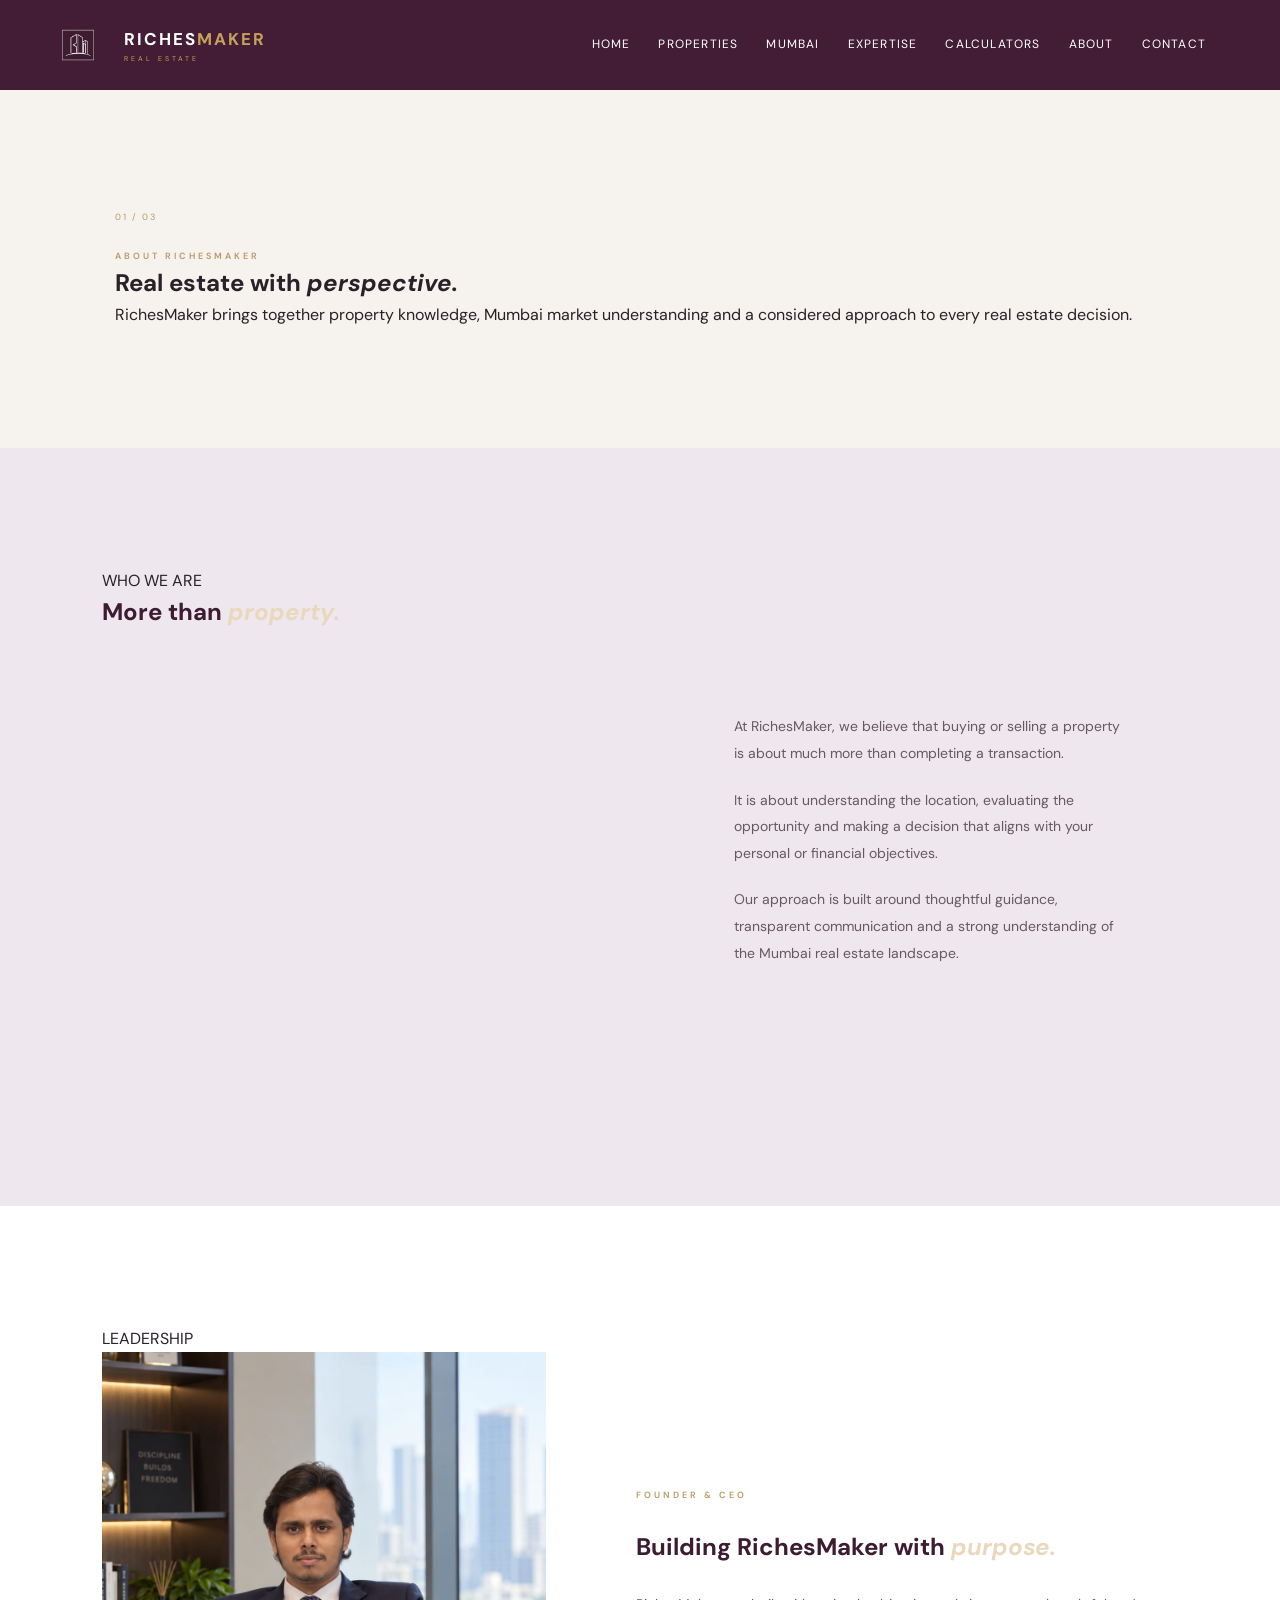
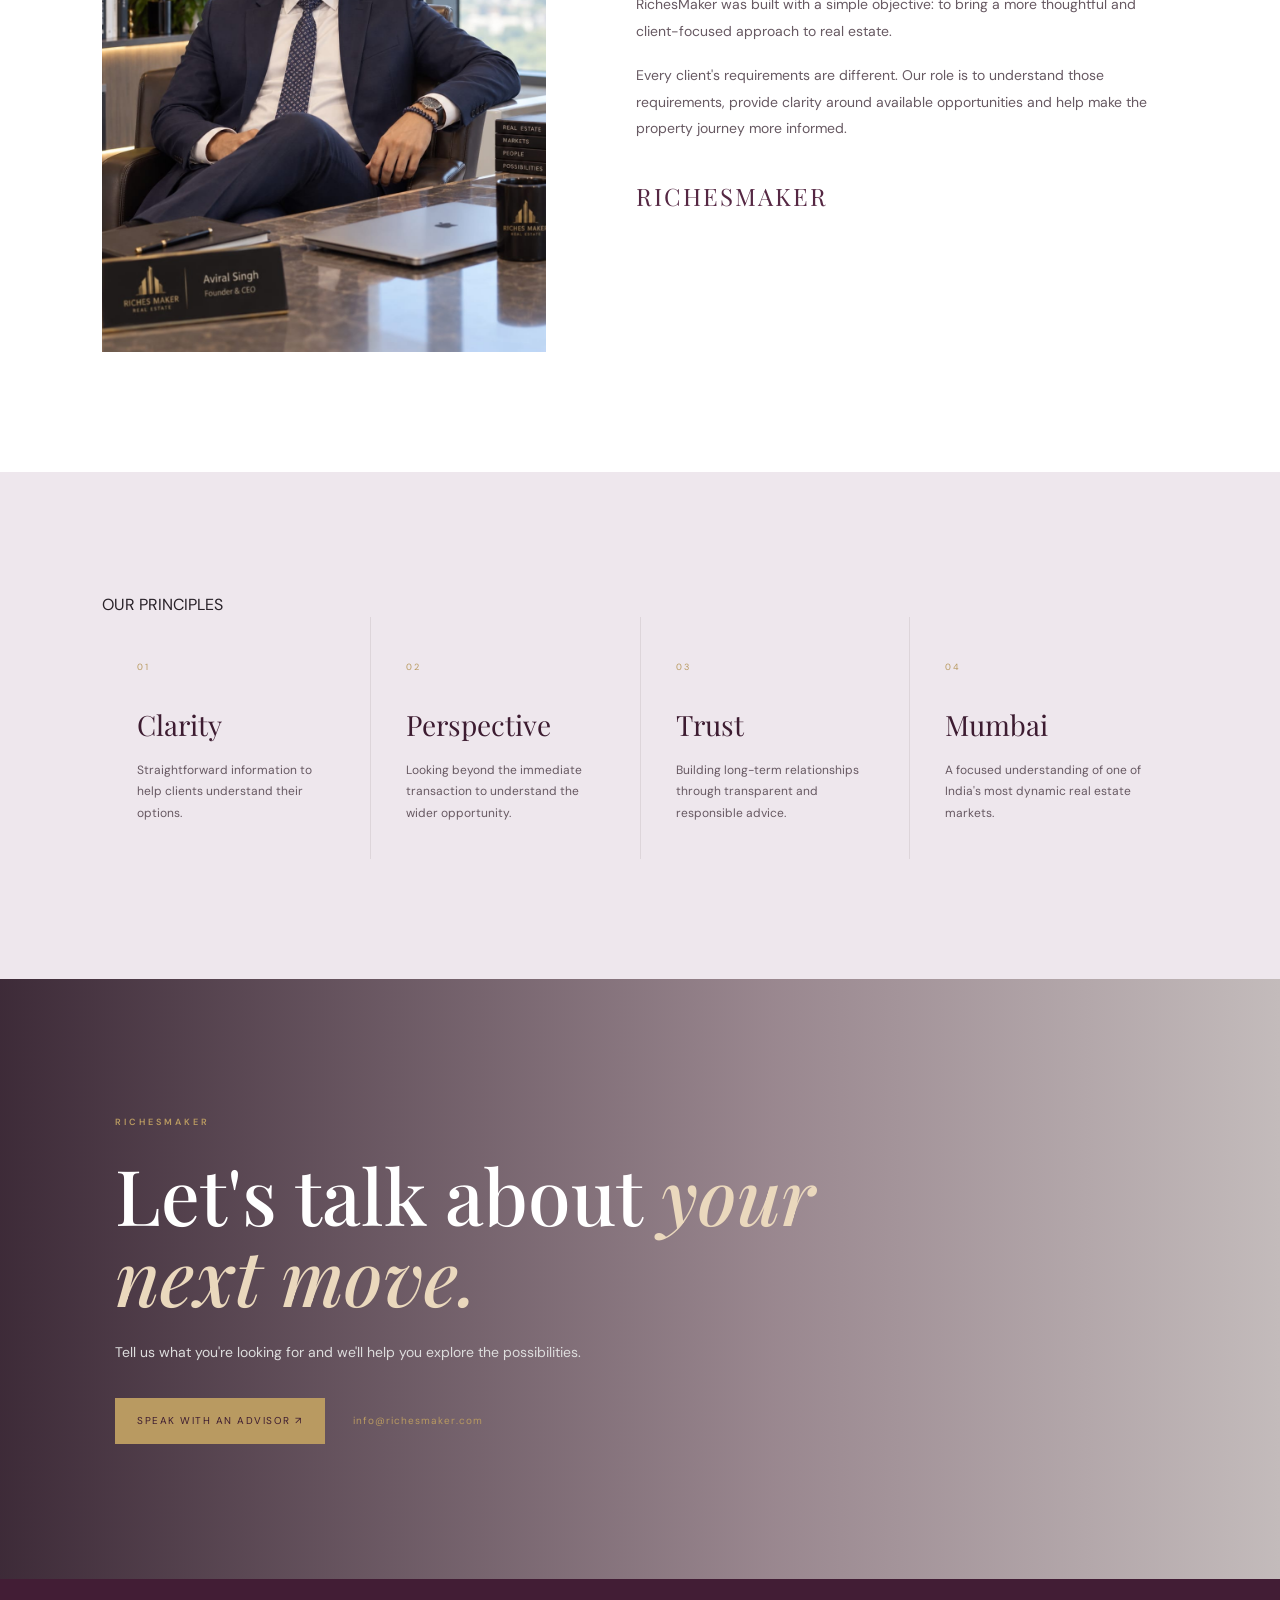
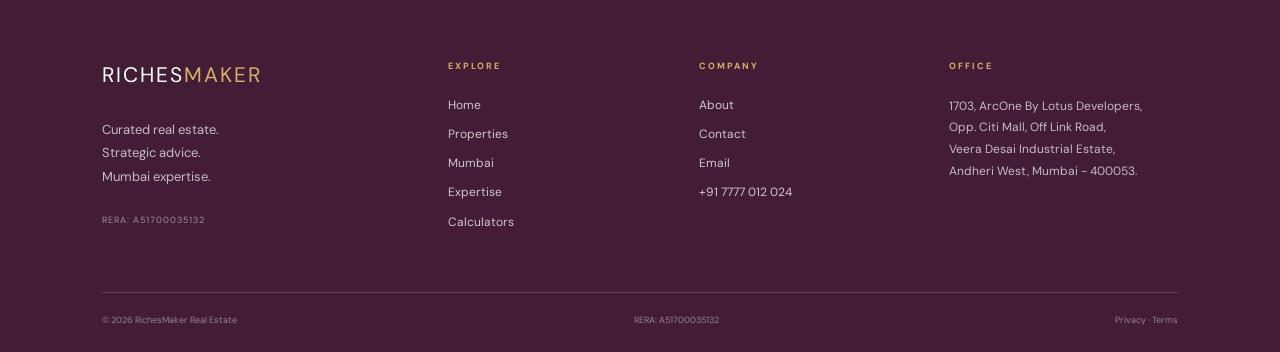
<file: about.html>
<!DOCTYPE html>
<html lang="en">

<head>

    <meta charset="UTF-8">

    <meta
        name="viewport"
        content="width=device-width, initial-scale=1.0"
    >

    <title>About | RichesMaker Real Estate</title>

    <meta
        name="description"
        content="Learn about RichesMaker Real Estate and our approach to Mumbai real estate."
    >

    <link rel="preconnect" href="https://fonts.googleapis.com">

    <link
        rel="preconnect"
        href="https://fonts.gstatic.com"
        crossorigin
    >

    <link
        href="https://fonts.googleapis.com/css2?family=DM+Sans:wght@400;500;600;700&family=Playfair+Display:ital,wght@0,400;0,500;0,600;1,400;1,500&display=swap"
        rel="stylesheet"
    >

    <link rel="stylesheet" href="style.css">

</head>


<body>


<!-- =========================================================
     NAVBAR
========================================================= -->

<header class="navbar" id="navbar">

    <div class="nav-inner">

        <!-- LOGO -->
        <a href="index.html" class="brand">

            <span class="brand-symbol">

                <img
                    src="logo.png"
                    alt="RichesMaker Logo"
                >

            </span>


            <span class="brand-text">

                <strong>RICHES<span>MAKER</span></strong>

                <small>REAL ESTATE</small>

            </span>

        </a>


        <!-- DESKTOP NAVIGATION -->

        <nav class="desktop-nav">

            <a href="index.html">HOME</a>

            <a href="properties.html">PROPERTIES</a>

            <a href="locations.html">MUMBAI</a>

            <a href="services.html">EXPERTISE</a>

            <a href="calculator.html">CALCULATORS</a>

            <a href="about.html">ABOUT</a>

            <a href="contact.html">CONTACT</a>

        </nav>


        <!-- MOBILE BUTTON -->

        <div class="nav-right">

            <button
                class="menu-button"
                id="openMenu"
                type="button"
                aria-label="Open menu"
            >
                ☰
            </button>

        </div>

    </div>

</header>



<!-- =========================================================
     MOBILE MENU
========================================================= -->

<div
    class="mobile-menu"
    id="mobileMenu"
>

    <div class="mobile-menu-inner">


        <!-- MOBILE LOGO -->

        <a
            href="index.html"
            class="mobile-brand"
        >

            <img
                src="logo.png"
                alt="RichesMaker"
            >

            <span class="mobile-brand-text">

                <strong>RICHES<span>MAKER</span></strong>

                <small>REAL ESTATE</small>

            </span>

        </a>


        <!-- CLOSE -->

        <button
            class="mobile-close"
            id="closeMenu"
            type="button"
            aria-label="Close Menu"
        >
            ×
        </button>


        <!-- MOBILE LINKS -->

        <nav class="mobile-links">

            <a href="index.html">
                Home
            </a>

            <a href="properties.html">
                Properties
            </a>

            <a href="locations.html">
                Mumbai
            </a>

            <a href="services.html">
                Expertise
            </a>

            <a href="calculator.html">
                Calculators
            </a>

            <a href="about.html">
                About
            </a>

            <a href="contact.html">
                Contact
            </a>

        </nav>


        <!-- PHONE -->

        <a
            href="tel:+917777012024"
            class="mobile-call"
        >
            +91 7777 012 024
        </a>

    </div>

</div>



<main>


<!-- =========================================================
     ABOUT HERO
========================================================= -->

<section class="calculator-hero section">

    <div class="section-number">
        01 / 03
    </div>


    <div class="calculator-hero-content">

        <div class="eyebrow">
            ABOUT RICHESMAKER
        </div>


        <h1>
            Real estate with
            <em>perspective.</em>
        </h1>


        <p>
            RichesMaker brings together property knowledge,
            Mumbai market understanding and a considered approach
            to every real estate decision.
        </p>

    </div>

</section>



<!-- =========================================================
     ABOUT
========================================================= -->

<section class="section about-section">

    <div class="section-label">
        WHO WE ARE
    </div>


    <div class="about-grid">


        <div class="about-heading">

            <h2>
                More than
                <em>property.</em>
            </h2>

        </div>


        <div class="about-content">

            <p>
                At RichesMaker, we believe that buying or selling
                a property is about much more than completing a
                transaction.
            </p>

            <p>
                It is about understanding the location, evaluating
                the opportunity and making a decision that aligns
                with your personal or financial objectives.
            </p>

            <p>
                Our approach is built around thoughtful guidance,
                transparent communication and a strong understanding
                of the Mumbai real estate landscape.
            </p>

        </div>

    </div>

</section>



<!-- =========================================================
     CEO
========================================================= -->

<section class="section ceo-section">

    <div class="section-label">
        LEADERSHIP
    </div>


    <div class="ceo-grid">


        <!-- CEO IMAGE -->

        <div class="ceo-image">

            <img
                src="ceo.jpeg"
                alt="RichesMaker Leadership"
            >

        </div>


        <!-- CEO CONTENT -->

        <div class="ceo-content">

            <div class="eyebrow">
                FOUNDER & CEO
            </div>


            <h2>
                Building RichesMaker
                with <em>purpose.</em>
            </h2>


            <p>
                RichesMaker was built with a simple objective:
                to bring a more thoughtful and client-focused
                approach to real estate.
            </p>


            <p>
                Every client's requirements are different.
                Our role is to understand those requirements,
                provide clarity around available opportunities
                and help make the property journey more informed.
            </p>


            <div class="ceo-signature">
                RICHESMAKER
            </div>

        </div>

    </div>

</section>



<!-- =========================================================
     VALUES
========================================================= -->

<section class="section values-section">

    <div class="section-label">
        OUR PRINCIPLES
    </div>


    <div class="values-grid">


        <!-- CLARITY -->

        <div class="value-item">

            <span>
                01
            </span>

            <h3>
                Clarity
            </h3>

            <p>
                Straightforward information to help clients
                understand their options.
            </p>

        </div>


        <!-- PERSPECTIVE -->

        <div class="value-item">

            <span>
                02
            </span>

            <h3>
                Perspective
            </h3>

            <p>
                Looking beyond the immediate transaction to
                understand the wider opportunity.
            </p>

        </div>


        <!-- TRUST -->

        <div class="value-item">

            <span>
                03
            </span>

            <h3>
                Trust
            </h3>

            <p>
                Building long-term relationships through
                transparent and responsible advice.
            </p>

        </div>


        <!-- MUMBAI -->

        <div class="value-item">

            <span>
                04
            </span>

            <h3>
                Mumbai
            </h3>

            <p>
                A focused understanding of one of India's
                most dynamic real estate markets.
            </p>

        </div>

    </div>

</section>



<!-- =========================================================
     CTA
========================================================= -->

<section class="cta">

    <div class="cta-image"></div>

    <div class="cta-overlay"></div>


    <div class="cta-content">

        <div class="eyebrow">
            RICHESMAKER
        </div>


        <h2>
            Let's talk about
            <em>your next move.</em>
        </h2>


        <p>
            Tell us what you're looking for and we'll
            help you explore the possibilities.
        </p>


        <div class="cta-buttons">

            <a
                href="contact.html"
                class="primary-button"
            >
                Speak With an Advisor
                ↗
            </a>


            <a
                href="mailto:info@richesmaker.com"
                class="cta-email"
            >
                info@richesmaker.com
            </a>

        </div>

    </div>

</section>


</main>



<!-- =========================================================
     FOOTER
========================================================= -->

<footer>

    <div class="footer-main">


        <!-- BRAND -->

        <div class="footer-brand">

            <div class="footer-logo">
                RICHES<span>MAKER</span>
            </div>


            <p>
                Curated real estate.
                <br>
                Strategic advice.
                <br>
                Mumbai expertise.
            </p>


            <div class="rera">
                RERA: A51700035132
            </div>

        </div>



        <!-- EXPLORE -->

        <div class="footer-column">

            <h4>
                EXPLORE
            </h4>


            <a href="index.html">
                Home
            </a>


            <a href="properties.html">
                Properties
            </a>


            <a href="locations.html">
                Mumbai
            </a>


            <a href="services.html">
                Expertise
            </a>


            <a href="calculator.html">
                Calculators
            </a>

        </div>



        <!-- COMPANY -->

        <div class="footer-column">

            <h4>
                COMPANY
            </h4>


            <a href="about.html">
                About
            </a>


            <a href="contact.html">
                Contact
            </a>


            <a href="mailto:info@richesmaker.com">
                Email
            </a>


            <a href="tel:+917777012024">
                +91 7777 012 024
            </a>

        </div>



        <!-- OFFICE -->

        <div class="footer-column office">

            <h4>
                OFFICE
            </h4>


            <p>
                1703, ArcOne By Lotus Developers,
                <br>
                Opp. Citi Mall, Off Link Road,
                <br>
                Veera Desai Industrial Estate,
                <br>
                Andheri West, Mumbai - 400053.
            </p>

        </div>


    </div>



    <!-- FOOTER BOTTOM -->

    <div class="footer-bottom">

        <span>
            © 2026 RichesMaker Real Estate
        </span>

        <span>
            RERA: A51700035132
        </span>

        <span>
            Privacy · Terms
        </span>

    </div>

</footer>



<!-- =========================================================
     JAVASCRIPT
========================================================= -->

<script src="script.js"></script>

<script>

document.addEventListener("DOMContentLoaded", function () {

    const openMenu =
        document.getElementById("openMenu");

    const closeMenu =
        document.getElementById("closeMenu");

    const mobileMenu =
        document.getElementById("mobileMenu");


    if (openMenu && mobileMenu) {

        openMenu.addEventListener("click", function (e) {

            e.preventDefault();

            mobileMenu.classList.add("active");

            document.body.classList.add("menu-open");

        });

    }


    if (closeMenu && mobileMenu) {

        closeMenu.addEventListener("click", function (e) {

            e.preventDefault();

            mobileMenu.classList.remove("active");

            document.body.classList.remove("menu-open");

        });

    }


    if (mobileMenu) {

        mobileMenu
            .querySelectorAll("a")
            .forEach(function (link) {

                link.addEventListener("click", function () {

                    mobileMenu.classList.remove("active");

                    document.body.classList.remove("menu-open");

                });

            });

    }

});

</script>


</body>
</html>
</file>
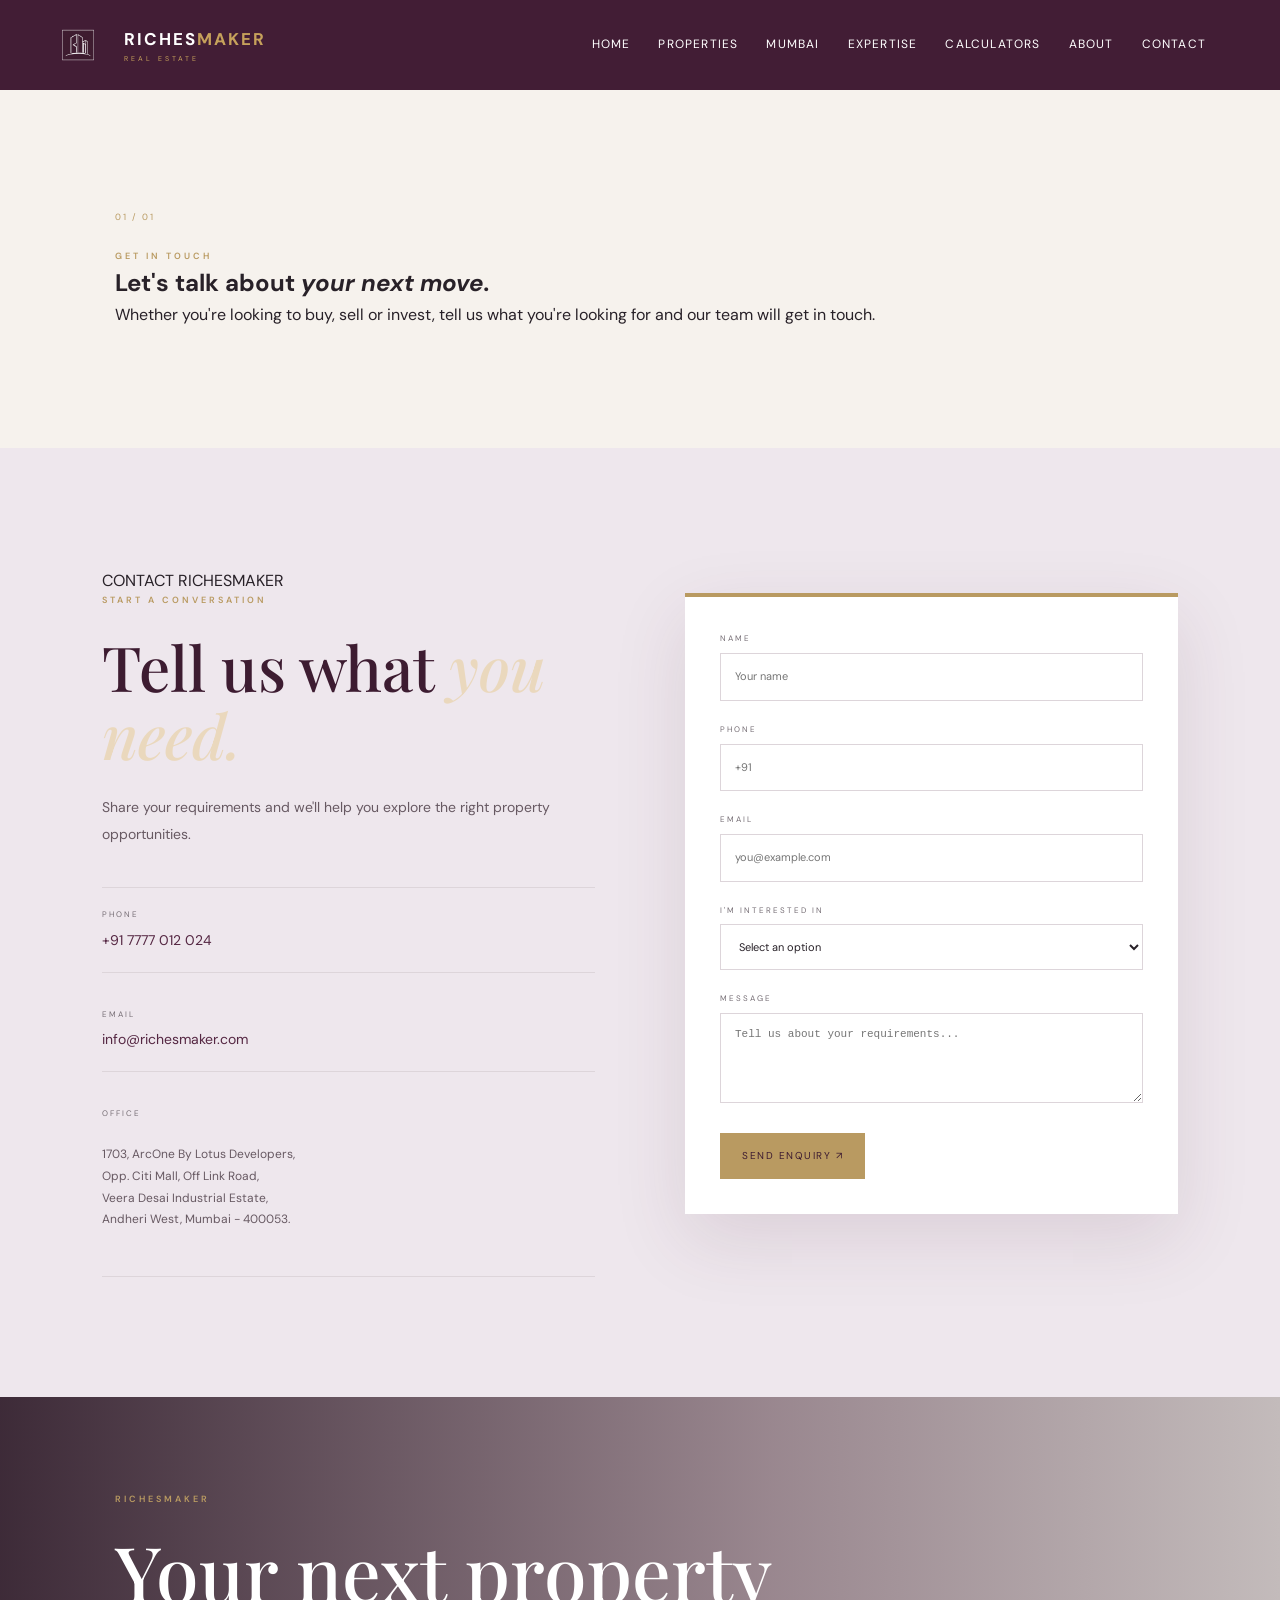
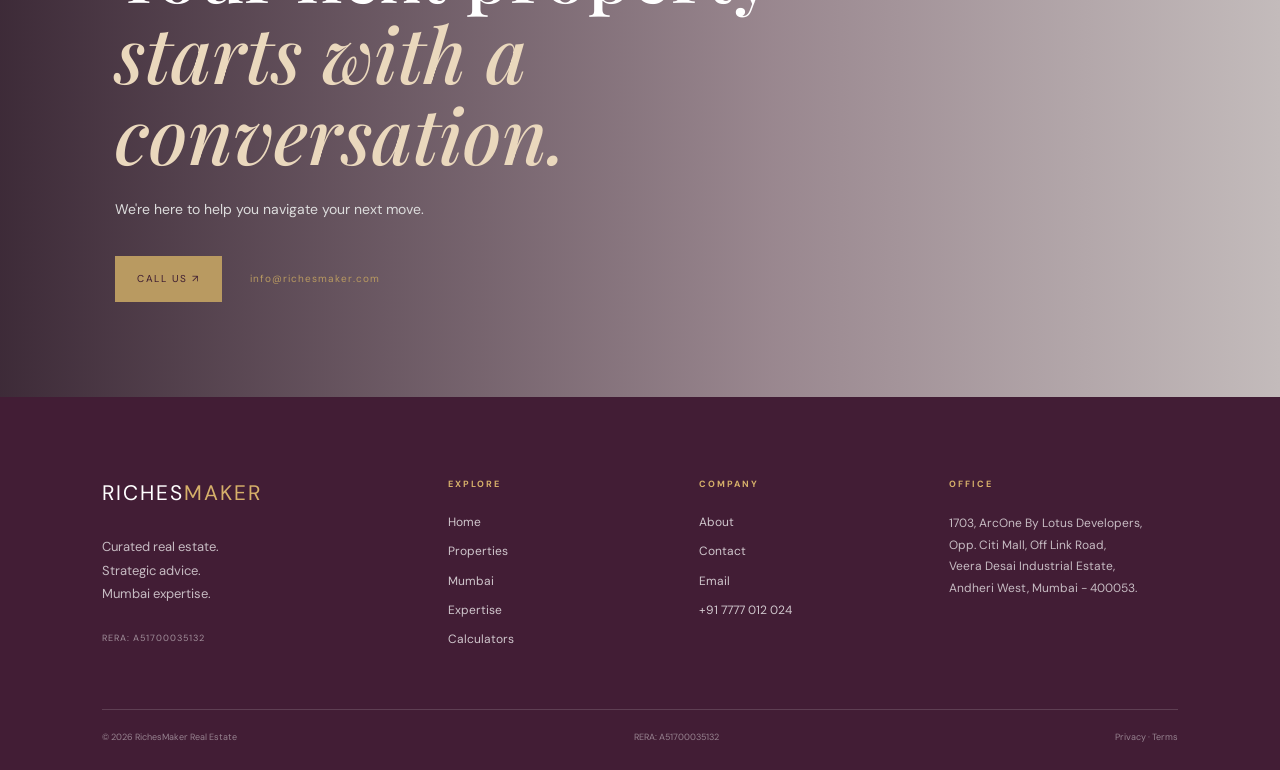
<file: contact.html>
<!DOCTYPE html>
<html lang="en">

<head>

    <meta charset="UTF-8">

    <meta
        name="viewport"
        content="width=device-width, initial-scale=1.0"
    >

    <title>Contact | RichesMaker Real Estate</title>

    <meta
        name="description"
        content="Contact RichesMaker for property buying, selling and investment enquiries in Mumbai."
    >

    <link rel="preconnect" href="https://fonts.googleapis.com">

    <link
        rel="preconnect"
        href="https://fonts.gstatic.com"
        crossorigin
    >

    <link
        href="https://fonts.googleapis.com/css2?family=DM+Sans:wght@400;500;600;700&family=Playfair+Display:ital,wght@0,400;0,500;0,600;1,400;1,500&display=swap"
        rel="stylesheet"
    >

    <link
        rel="stylesheet"
        href="style.css"
    >

</head>


<body>


<!-- =========================================================
     NAVBAR
========================================================= -->

<header class="navbar" id="navbar">

    <div class="nav-inner">

        <!-- LOGO -->
        <a href="index.html" class="brand">

            <span class="brand-symbol">

                <img
                    src="logo.png"
                    alt="RichesMaker Logo"
                >

            </span>


            <span class="brand-text">

                <strong>RICHES<span>MAKER</span></strong>

                <small>REAL ESTATE</small>

            </span>

        </a>


        <!-- DESKTOP NAVIGATION -->

        <nav class="desktop-nav">

            <a href="index.html">
                HOME
            </a>

            <a href="properties.html">
                PROPERTIES
            </a>

            <a href="locations.html">
                MUMBAI
            </a>

            <a href="services.html">
                EXPERTISE
            </a>

            <a href="calculator.html">
                CALCULATORS
            </a>

            <a href="about.html">
                ABOUT
            </a>

            <a href="contact.html">
                CONTACT
            </a>

        </nav>


        <!-- MOBILE BUTTON -->

        <div class="nav-right">

            <button
                class="menu-button"
                id="openMenu"
                type="button"
                aria-label="Open menu"
            >
                ☰
            </button>

        </div>

    </div>

</header>



<!-- =========================================================
     MOBILE MENU
========================================================= -->

<div
    class="mobile-menu"
    id="mobileMenu"
>

    <div class="mobile-menu-inner">


        <!-- MOBILE LOGO -->

        <a
            href="index.html"
            class="mobile-brand"
        >

            <img
                src="logo.png"
                alt="RichesMaker"
            >

            <span class="mobile-brand-text">

                <strong>RICHES<span>MAKER</span></strong>

                <small>REAL ESTATE</small>

            </span>

        </a>


        <!-- CLOSE -->

        <button
            class="mobile-close"
            id="closeMenu"
            type="button"
            aria-label="Close Menu"
        >
            ×
        </button>


        <!-- MOBILE LINKS -->

        <nav class="mobile-links">

            <a href="index.html">
                Home
            </a>

            <a href="properties.html">
                Properties
            </a>

            <a href="locations.html">
                Mumbai
            </a>

            <a href="services.html">
                Expertise
            </a>

            <a href="calculator.html">
                Calculators
            </a>

            <a href="about.html">
                About
            </a>

            <a href="contact.html">
                Contact
            </a>

        </nav>


        <!-- PHONE -->

        <a
            href="tel:+917777012024"
            class="mobile-call"
        >
            +91 7777 012 024
        </a>

    </div>

</div>



<main>


<!-- =========================================================
     CONTACT HERO
========================================================= -->

<section class="calculator-hero section">

    <div class="section-number">
        01 / 01
    </div>


    <div class="calculator-hero-content">

        <div class="eyebrow">
            GET IN TOUCH
        </div>


        <h1>

            Let's talk about

            <em>
                your next move.
            </em>

        </h1>


        <p>

            Whether you're looking to buy, sell or invest,
            tell us what you're looking for and our team
            will get in touch.

        </p>

    </div>

</section>



<!-- =========================================================
     CONTACT SECTION
========================================================= -->

<section class="section contact-section">

    <div class="section-label">
        CONTACT RICHESMAKER
    </div>


    <div class="contact-grid">


        <!-- CONTACT INFORMATION -->

        <div class="contact-info">

            <div class="eyebrow">
                START A CONVERSATION
            </div>


            <h2>

                Tell us what

                <em>
                    you need.
                </em>

            </h2>


            <p>

                Share your requirements and we'll help you
                explore the right property opportunities.

            </p>


            <div class="contact-details">


                <!-- PHONE -->

                <div class="contact-detail">

                    <span>
                        PHONE
                    </span>


                    <a href="tel:+917777012024">
                        +91 7777 012 024
                    </a>

                </div>



                <!-- EMAIL -->

                <div class="contact-detail">

                    <span>
                        EMAIL
                    </span>


                    <a href="mailto:info@richesmaker.com">
                        info@richesmaker.com
                    </a>

                </div>



                <!-- OFFICE -->

                <div class="contact-detail">

                    <span>
                        OFFICE
                    </span>


                    <p>

                        1703, ArcOne By Lotus Developers,

                        <br>

                        Opp. Citi Mall, Off Link Road,

                        <br>

                        Veera Desai Industrial Estate,

                        <br>

                        Andheri West, Mumbai - 400053.

                    </p>

                </div>

            </div>

        </div>



        <!-- =================================================
             CONTACT FORM
        ================================================= -->

        <div class="contact-form-wrapper">

            <form
                id="leadForm"
                action="https://formsubmit.co/info@richesmaker.com"
                method="POST"
            >


                <input
                    type="hidden"
                    name="_subject"
                    value="New RichesMaker Website Enquiry"
                >


                <input
                    type="hidden"
                    name="_captcha"
                    value="false"
                >


                <input
                    type="hidden"
                    name="_template"
                    value="table"
                >


                <!-- NAME -->

                <div class="form-field">

                    <label for="name">
                        NAME
                    </label>


                    <input
                        type="text"
                        id="name"
                        name="Name"
                        placeholder="Your name"
                        required
                    >

                </div>



                <!-- PHONE -->

                <div class="form-field">

                    <label for="phone">
                        PHONE
                    </label>


                    <input
                        type="tel"
                        id="phone"
                        name="Phone"
                        placeholder="+91"
                        required
                    >

                </div>



                <!-- EMAIL -->

                <div class="form-field">

                    <label for="email">
                        EMAIL
                    </label>


                    <input
                        type="email"
                        id="email"
                        name="Email"
                        placeholder="you@example.com"
                        required
                    >

                </div>



                <!-- REQUIREMENT -->

                <div class="form-field">

                    <label for="requirement">
                        I'M INTERESTED IN
                    </label>


                    <select
                        id="requirement"
                        name="Requirement"
                        required
                    >

                        <option value="">
                            Select an option
                        </option>

                        <option value="Buying">
                            Buying a Property
                        </option>

                        <option value="Selling">
                            Selling a Property
                        </option>

                        <option value="Investment">
                            Property Investment
                        </option>

                        <option value="Advisory">
                            Real Estate Advisory
                        </option>

                    </select>

                </div>



                <!-- MESSAGE -->

                <div class="form-field">

                    <label for="message">
                        MESSAGE
                    </label>


                    <textarea
                        id="message"
                        name="Message"
                        rows="5"
                        placeholder="Tell us about your requirements..."
                    ></textarea>

                </div>



                <!-- SUBMIT -->

                <button
                    type="submit"
                    class="primary-button"
                >

                    SEND ENQUIRY
                    ↗

                </button>

            </form>

        </div>

    </div>

</section>



<!-- =========================================================
     CTA
========================================================= -->

<section class="cta">

    <div class="cta-image"></div>

    <div class="cta-overlay"></div>


    <div class="cta-content">

        <div class="eyebrow">
            RICHESMAKER
        </div>


        <h2>

            Your next property

            <em>
                starts with a conversation.
            </em>

        </h2>


        <p>

            We're here to help you navigate your next move.

        </p>


        <div class="cta-buttons">

            <a
                href="tel:+917777012024"
                class="primary-button"
            >

                Call Us
                ↗

            </a>


            <a
                href="mailto:info@richesmaker.com"
                class="cta-email"
            >

                info@richesmaker.com

            </a>

        </div>

    </div>

</section>


</main>



<!-- =========================================================
     FOOTER
========================================================= -->

<footer>

    <div class="footer-main">


        <!-- BRAND -->

        <div class="footer-brand">

            <div class="footer-logo">
                RICHES<span>MAKER</span>
            </div>


            <p>

                Curated real estate.
                <br>
                Strategic advice.
                <br>
                Mumbai expertise.

            </p>


            <div class="rera">

                RERA: A51700035132

            </div>

        </div>



        <!-- EXPLORE -->

        <div class="footer-column">

            <h4>
                EXPLORE
            </h4>


            <a href="index.html">
                Home
            </a>


            <a href="properties.html">
                Properties
            </a>


            <a href="locations.html">
                Mumbai
            </a>


            <a href="services.html">
                Expertise
            </a>


            <a href="calculator.html">
                Calculators
            </a>

        </div>



        <!-- COMPANY -->

        <div class="footer-column">

            <h4>
                COMPANY
            </h4>


            <a href="about.html">
                About
            </a>


            <a href="contact.html">
                Contact
            </a>


            <a href="mailto:info@richesmaker.com">
                Email
            </a>


            <a href="tel:+917777012024">
                +91 7777 012 024
            </a>

        </div>



        <!-- OFFICE -->

        <div class="footer-column office">

            <h4>
                OFFICE
            </h4>


            <p>

                1703, ArcOne By Lotus Developers,
                <br>
                Opp. Citi Mall, Off Link Road,
                <br>
                Veera Desai Industrial Estate,
                <br>
                Andheri West, Mumbai - 400053.

            </p>

        </div>

    </div>



    <!-- FOOTER BOTTOM -->

    <div class="footer-bottom">

        <span>
            © 2026 RichesMaker Real Estate
        </span>


        <span>
            RERA: A51700035132
        </span>


        <span>
            Privacy · Terms
        </span>

    </div>

</footer>



<!-- =========================================================
     JAVASCRIPT
========================================================= -->

<script src="script.js"></script>


<script>

document.addEventListener("DOMContentLoaded", function () {

    const openMenu =
        document.getElementById("openMenu");

    const closeMenu =
        document.getElementById("closeMenu");

    const mobileMenu =
        document.getElementById("mobileMenu");


    if (openMenu && mobileMenu) {

        openMenu.addEventListener("click", function () {

            mobileMenu.classList.add("active");

            document.body.classList.add("menu-open");

        });

    }


    if (closeMenu && mobileMenu) {

        closeMenu.addEventListener("click", function () {

            mobileMenu.classList.remove("active");

            document.body.classList.remove("menu-open");

        });

    }


    if (mobileMenu) {

        mobileMenu
            .querySelectorAll("a")
            .forEach(function (link) {

                link.addEventListener("click", function () {

                    mobileMenu.classList.remove("active");

                    document.body.classList.remove("menu-open");

                });

            });

    }

});

</script>


</body>

</html>
</file>
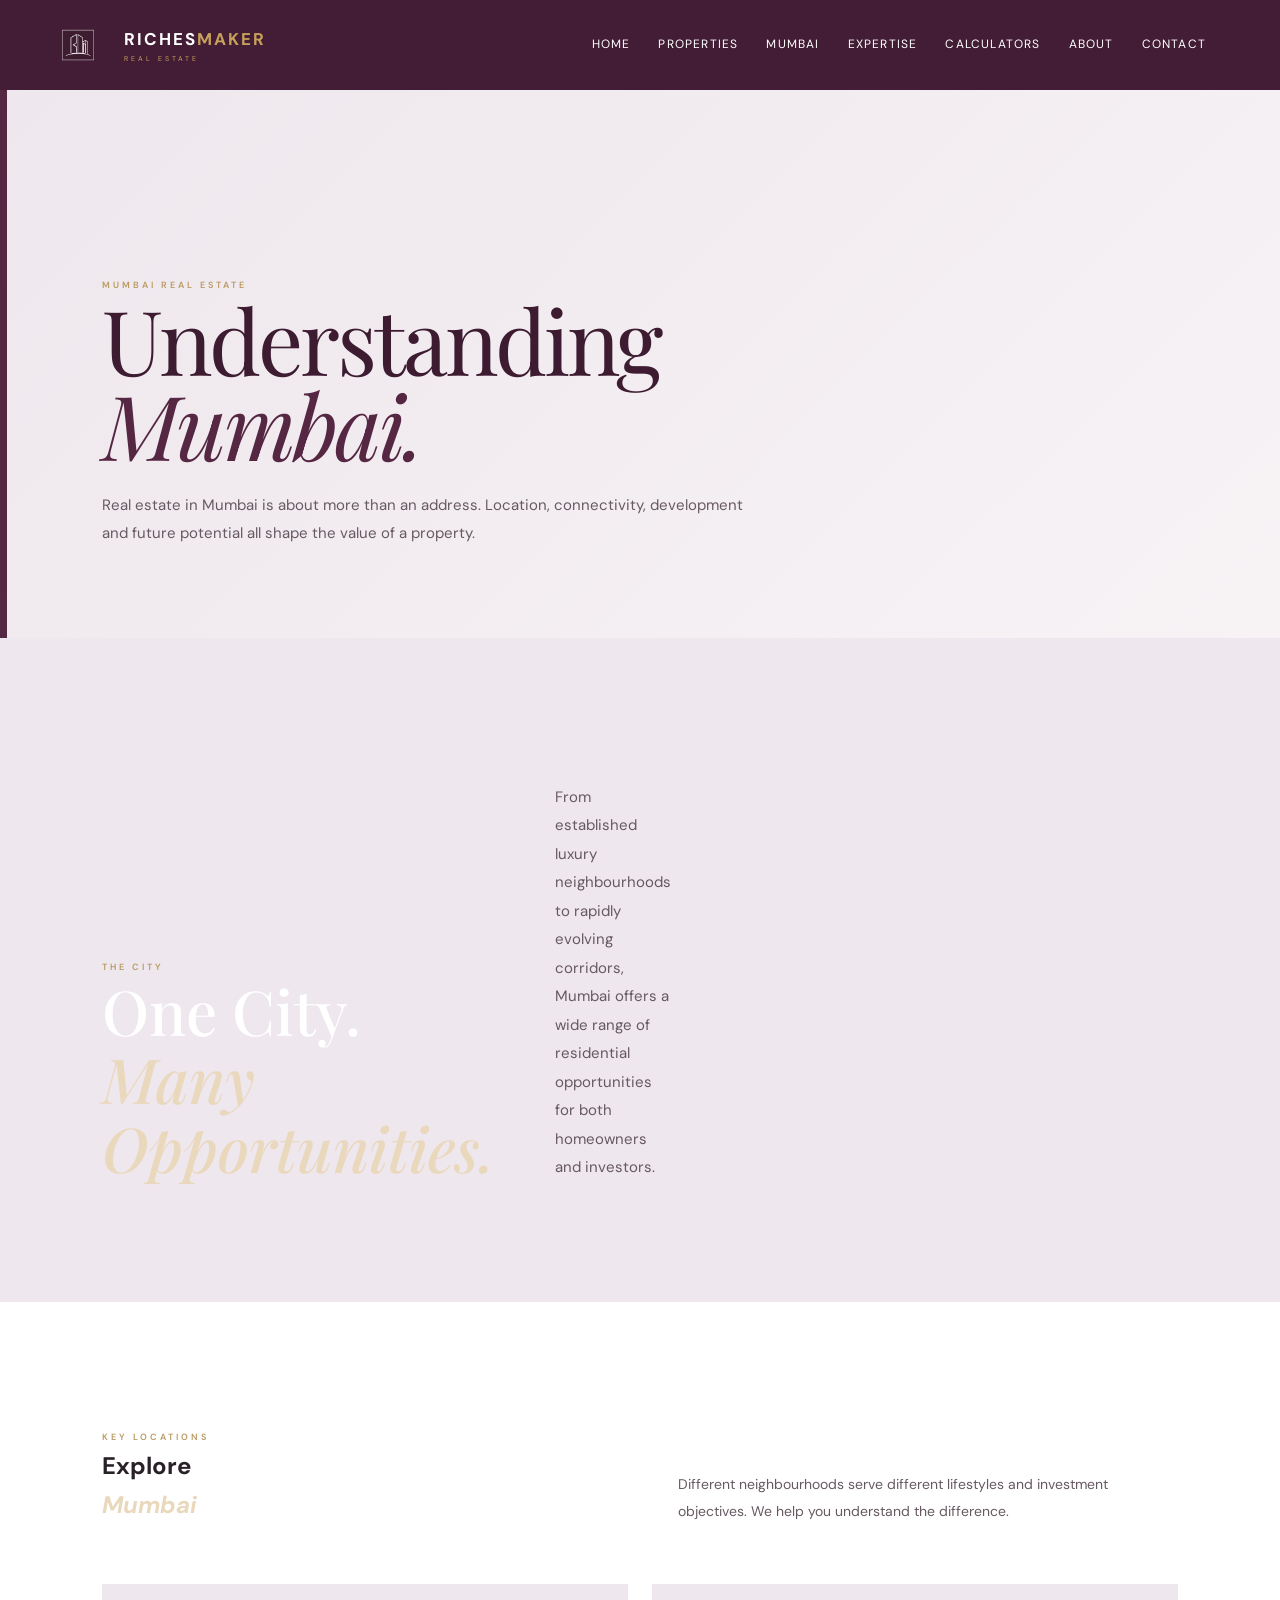
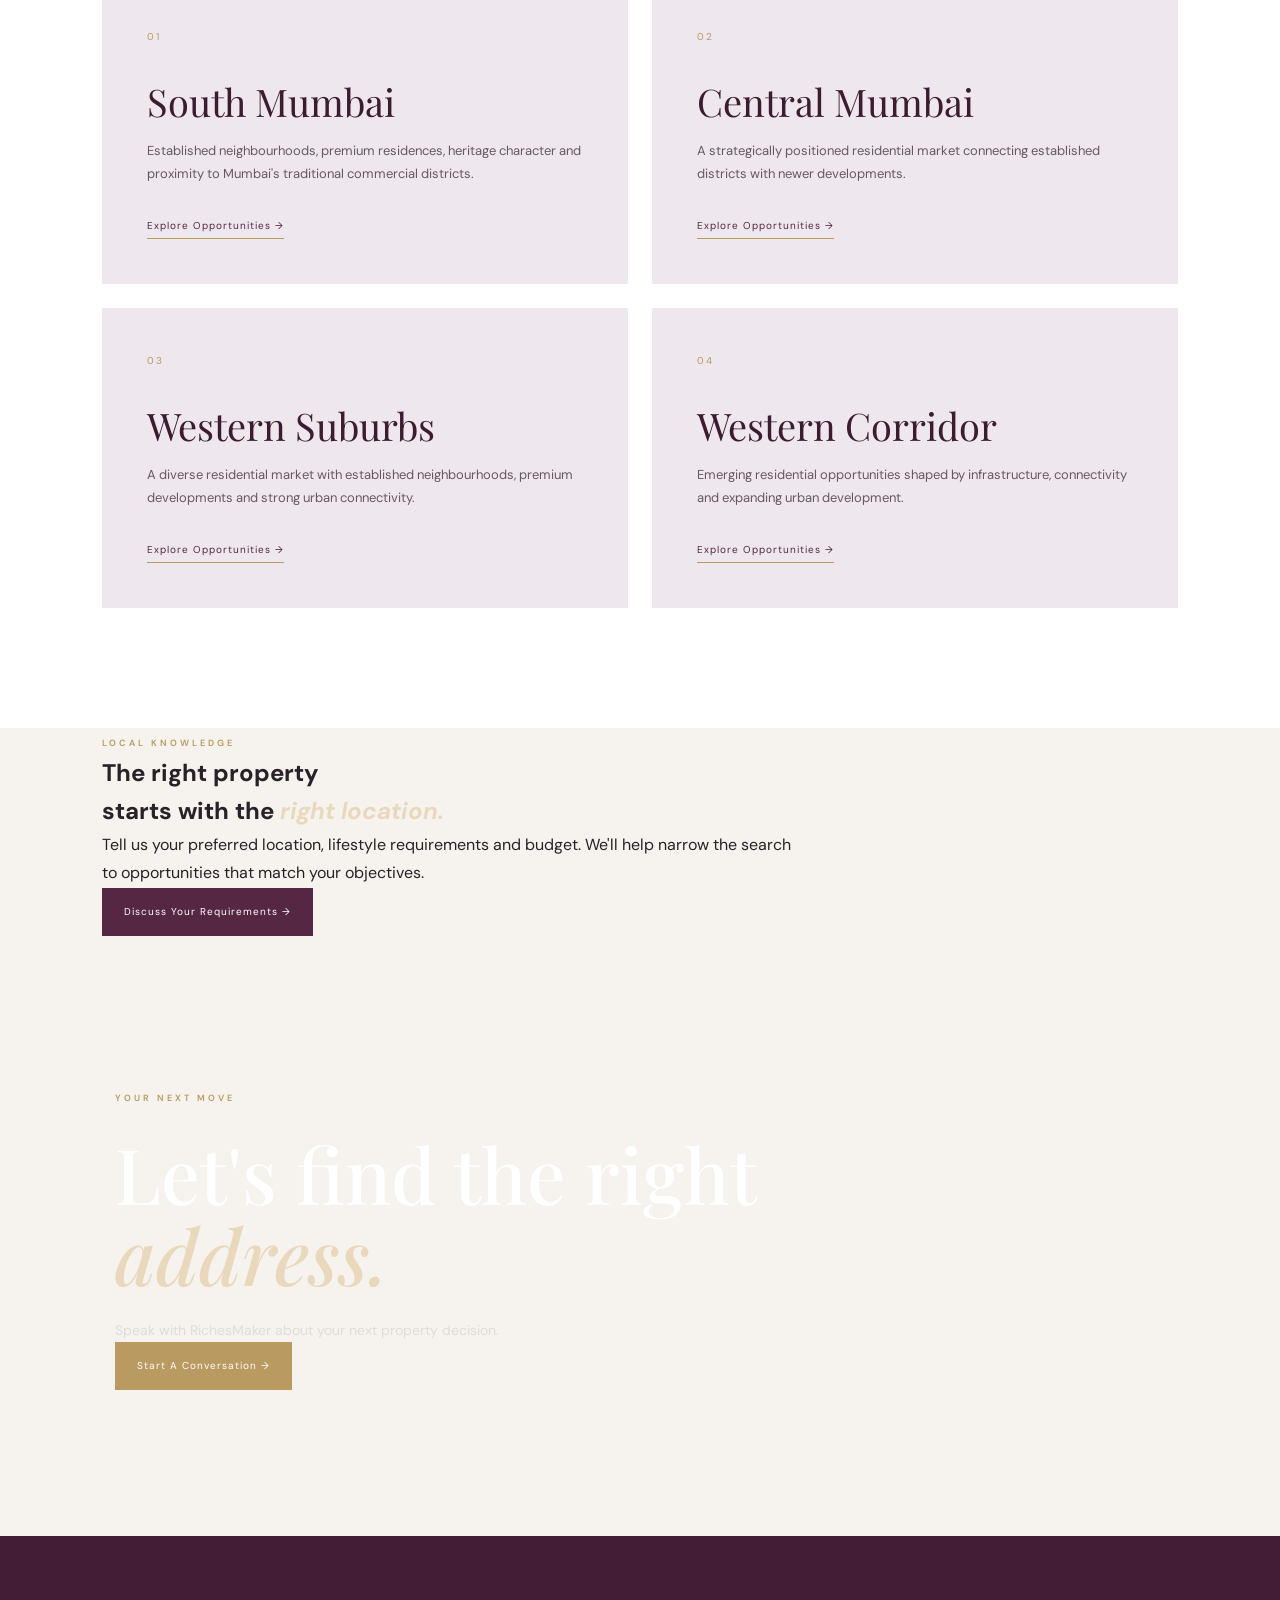
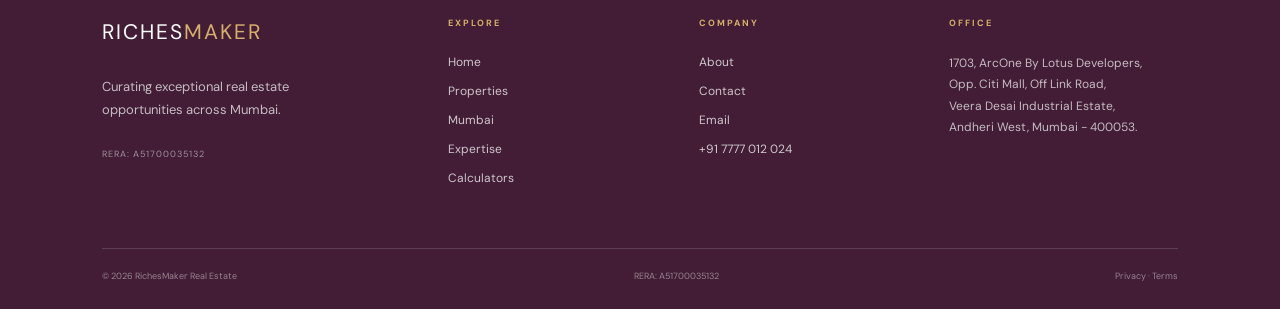
<file: locations.html>
<!DOCTYPE html>
<html lang="en">
<head>
    <meta charset="UTF-8">
    <meta name="viewport" content="width=device-width, initial-scale=1.0">

    <title>Mumbai | RichesMaker</title>
    <meta name="description" content="Explore Mumbai's key residential locations with RichesMaker.">

    <link rel="preconnect" href="https://fonts.googleapis.com">
    <link rel="preconnect" href="https://fonts.gstatic.com" crossorigin>

    <link href="https://fonts.googleapis.com/css2?family=DM+Sans:wght@400;500;600;700&family=Playfair+Display:wght@500;600;700&display=swap" rel="stylesheet">

    <link rel="stylesheet" href="style.css">
</head>

<body>

<!-- =========================================================
     NAVBAR
========================================================= -->

<header class="navbar" id="navbar">
    <div class="nav-inner">

        <a href="index.html" class="brand">
            <span class="brand-symbol">
                <img src="logo.png" alt="RichesMaker">
            </span>

            <span class="brand-text">
                <strong>RICHES<span>MAKER</span></strong>
                <small>REAL ESTATE</small>
            </span>
        </a>

        <nav class="desktop-nav">
            <a href="index.html">HOME</a>
            <a href="properties.html">PROPERTIES</a>
            <a href="locations.html">MUMBAI</a>
            <a href="services.html">EXPERTISE</a>
            <a href="calculator.html">CALCULATORS</a>
            <a href="about.html">ABOUT</a>
            <a href="contact.html">CONTACT</a>
        </nav>

        <div class="nav-right">
            <button
                class="menu-button"
                id="openMenu"
                type="button"
                aria-label="Open menu">
                ☰
            </button>
        </div>

    </div>
</header>


<!-- =========================================================
     MOBILE MENU
========================================================= -->

<div class="mobile-menu" id="mobileMenu">

    <div class="mobile-menu-inner">

        <a href="index.html" class="mobile-brand">
            <img src="logo.png" alt="RichesMaker">

            <span class="mobile-brand-text">
                <strong>RICHES<span>MAKER</span></strong>
                <small>REAL ESTATE</small>
            </span>
        </a>

        <button
            class="mobile-close"
            id="closeMenu"
            type="button"
            aria-label="Close Menu">
            ×
        </button>

        <nav class="mobile-links">
            <a href="index.html">Home</a>
            <a href="properties.html">Properties</a>
            <a href="locations.html">Mumbai</a>
            <a href="services.html">Expertise</a>
            <a href="calculator.html">Calculators</a>
            <a href="about.html">About</a>
            <a href="contact.html">Contact</a>
        </nav>

        <a href="tel:+917777012024" class="mobile-call">
            +91 7777 012 024
        </a>

    </div>

</div>


<!-- =========================================================
     PAGE HERO
========================================================= -->

<section class="page-hero">

    <div class="page-hero-content">

        <span class="eyebrow">
            MUMBAI REAL ESTATE
        </span>

        <h1>
            Understanding<br>
            <em>Mumbai.</em>
        </h1>

        <p>
            Real estate in Mumbai is about more than an address.
            Location, connectivity, development and future potential
            all shape the value of a property.
        </p>

    </div>

</section>


<!-- =========================================================
     MUMBAI INTRO
========================================================= -->

<section class="mumbai-intro">

    <div class="section-heading">

        <div>

            <span class="eyebrow">
                THE CITY
            </span>

            <h2>
                One City.<br>
                <em>Many Opportunities.</em>
            </h2>

        </div>

        <p>
            From established luxury neighbourhoods to rapidly evolving
            corridors, Mumbai offers a wide range of residential
            opportunities for both homeowners and investors.
        </p>

    </div>

</section>


<!-- =========================================================
     LOCATIONS
========================================================= -->

<section class="location-section">

    <div class="section-heading">

        <div>

            <span class="eyebrow">
                KEY LOCATIONS
            </span>

            <h2>
                Explore<br>
                <em>Mumbai</em>
            </h2>

        </div>

        <p>
            Different neighbourhoods serve different lifestyles
            and investment objectives. We help you understand
            the difference.
        </p>

    </div>


    <div class="location-grid">


        <!-- SOUTH MUMBAI -->

        <article class="location-card">

            <div class="location-number">
                01
            </div>

            <h3>
                South Mumbai
            </h3>

            <p>
                Established neighbourhoods, premium residences,
                heritage character and proximity to Mumbai's
                traditional commercial districts.
            </p>

            <a href="contact.html">
                Explore Opportunities →
            </a>

        </article>


        <!-- CENTRAL MUMBAI -->

        <article class="location-card">

            <div class="location-number">
                02
            </div>

            <h3>
                Central Mumbai
            </h3>

            <p>
                A strategically positioned residential market
                connecting established districts with newer
                developments.
            </p>

            <a href="contact.html">
                Explore Opportunities →
            </a>

        </article>


        <!-- WESTERN SUBURBS -->

        <article class="location-card">

            <div class="location-number">
                03
            </div>

            <h3>
                Western Suburbs
            </h3>

            <p>
                A diverse residential market with established
                neighbourhoods, premium developments and strong
                urban connectivity.
            </p>

            <a href="contact.html">
                Explore Opportunities →
            </a>

        </article>


        <!-- WESTERN CORRIDOR -->

        <article class="location-card">

            <div class="location-number">
                04
            </div>

            <h3>
                Western Corridor
            </h3>

            <p>
                Emerging residential opportunities shaped by
                infrastructure, connectivity and expanding
                urban development.
            </p>

            <a href="contact.html">
                Explore Opportunities →
            </a>

        </article>


    </div>

</section>


<!-- =========================================================
     LOCAL KNOWLEDGE
========================================================= -->

<section class="location-map">

    <div class="location-map-content">

        <span class="eyebrow">
            LOCAL KNOWLEDGE
        </span>

        <h2>
            The right property<br>
            starts with the <em>right location.</em>
        </h2>

        <p>
            Tell us your preferred location, lifestyle requirements
            and budget. We'll help narrow the search to opportunities
            that match your objectives.
        </p>

        <a href="contact.html" class="button">
            Discuss Your Requirements →
        </a>

    </div>

</section>


<!-- =========================================================
     CTA
========================================================= -->

<section class="cta">

    <div class="cta-content">

        <span class="eyebrow">
            YOUR NEXT MOVE
        </span>

        <h2>
            Let's find the right<br>
            <em>address.</em>
        </h2>

        <p>
            Speak with RichesMaker about your next property decision.
        </p>

        <a href="contact.html" class="button button-light">
            Start A Conversation →
        </a>

    </div>

</section>


<!-- =========================================================
     FOOTER
========================================================= -->

<footer>

    <div class="footer-main">


        <!-- BRAND -->

        <div class="footer-brand">

            <div class="footer-logo">
                RICHES<span>MAKER</span>
            </div>

            <p>
                Curating exceptional real estate
                <br>
                opportunities across Mumbai.
            </p>

            <div class="rera">
                RERA: A51700035132
            </div>

        </div>


        <!-- EXPLORE -->

        <div class="footer-column">

            <h4>
                EXPLORE
            </h4>

            <a href="index.html">
                Home
            </a>

            <a href="properties.html">
                Properties
            </a>

            <a href="locations.html">
                Mumbai
            </a>

            <a href="services.html">
                Expertise
            </a>

            <a href="calculator.html">
                Calculators
            </a>

        </div>


        <!-- COMPANY -->

        <div class="footer-column">

            <h4>
                COMPANY
            </h4>

            <a href="about.html">
                About
            </a>

            <a href="contact.html">
                Contact
            </a>

            <a href="mailto:info@richesmaker.com">
                Email
            </a>

            <a href="tel:+917777012024">
                +91 7777 012 024
            </a>

        </div>


        <!-- OFFICE -->

        <div class="footer-column office">

            <h4>
                OFFICE
            </h4>

            <p>
                1703, ArcOne By Lotus Developers,
                <br>
                Opp. Citi Mall, Off Link Road,
                <br>
                Veera Desai Industrial Estate,
                <br>
                Andheri West, Mumbai - 400053.
            </p>

        </div>

    </div>


    <!-- FOOTER BOTTOM -->

    <div class="footer-bottom">

        <span>
            © 2026 RichesMaker Real Estate
        </span>

        <span>
            RERA: A51700035132
        </span>

        <span>
            Privacy · Terms
        </span>

    </div>

</footer>


<!-- =========================================================
     JAVASCRIPT
========================================================= -->

<script src="script.js"></script>

<script>
document.addEventListener("DOMContentLoaded", function () {

    const openMenu = document.getElementById("openMenu");
    const closeMenu = document.getElementById("closeMenu");
    const mobileMenu = document.getElementById("mobileMenu");

    if (openMenu && mobileMenu) {
        openMenu.addEventListener("click", function (e) {
            e.preventDefault();

            mobileMenu.classList.add("active");
            document.body.classList.add("menu-open");
        });
    }

    if (closeMenu && mobileMenu) {
        closeMenu.addEventListener("click", function (e) {
            e.preventDefault();

            mobileMenu.classList.remove("active");
            document.body.classList.remove("menu-open");
        });
    }

    if (mobileMenu) {
        mobileMenu.querySelectorAll("a").forEach(function (link) {
            link.addEventListener("click", function () {

                mobileMenu.classList.remove("active");
                document.body.classList.remove("menu-open");

            });
        });
    }

});
</script>

</body>
</html>
</file>
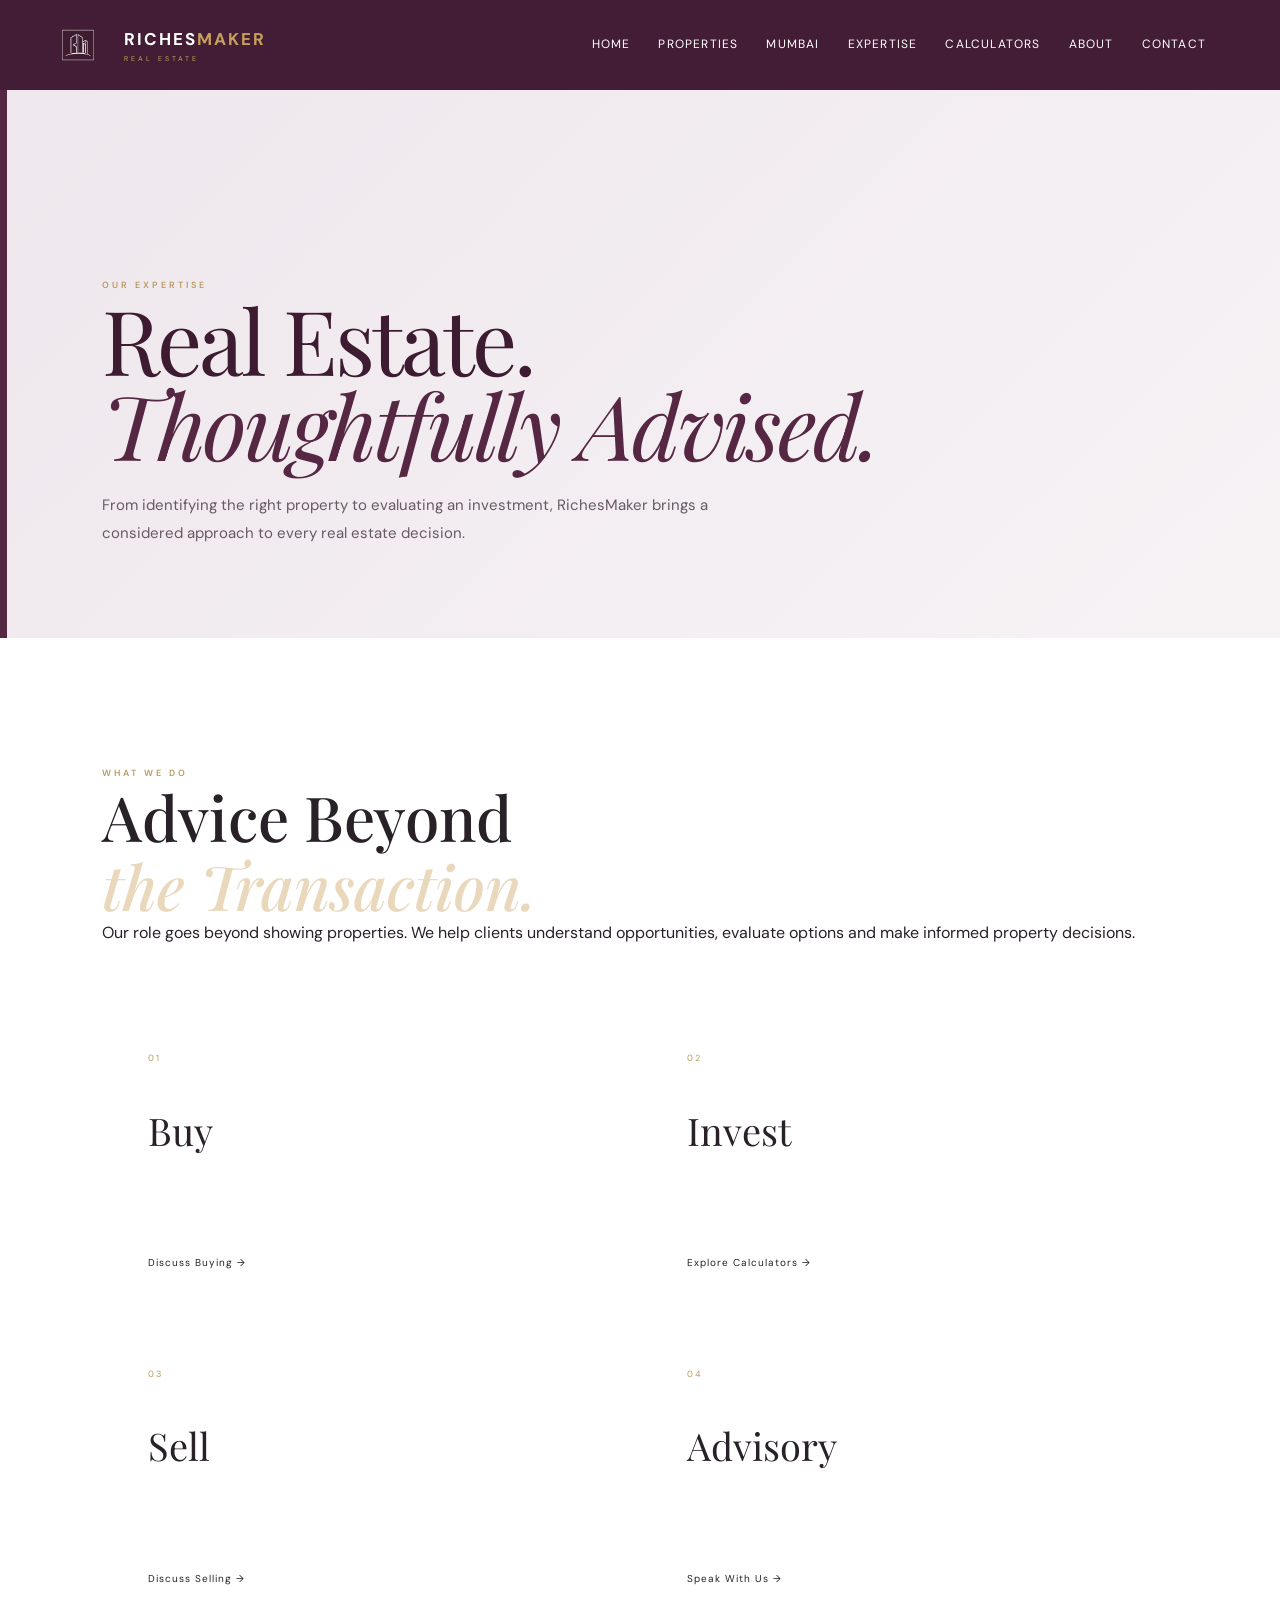
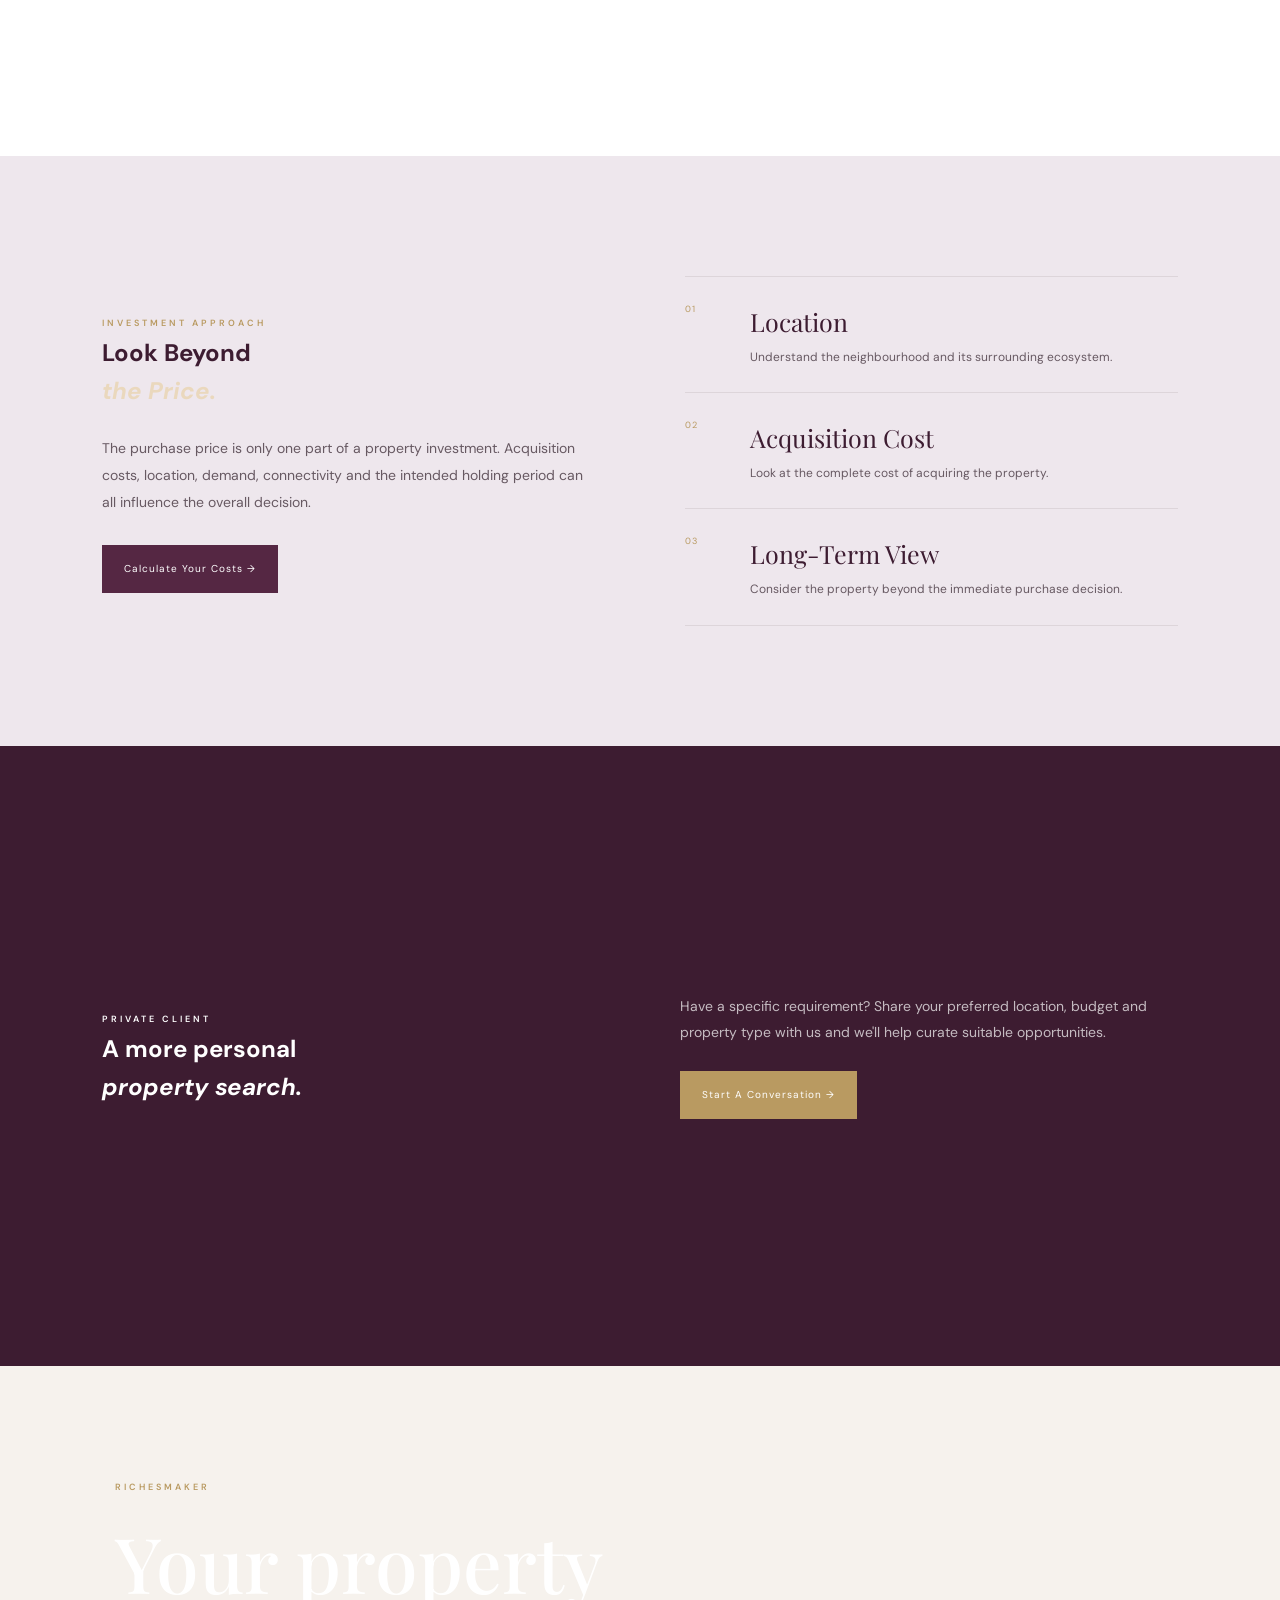
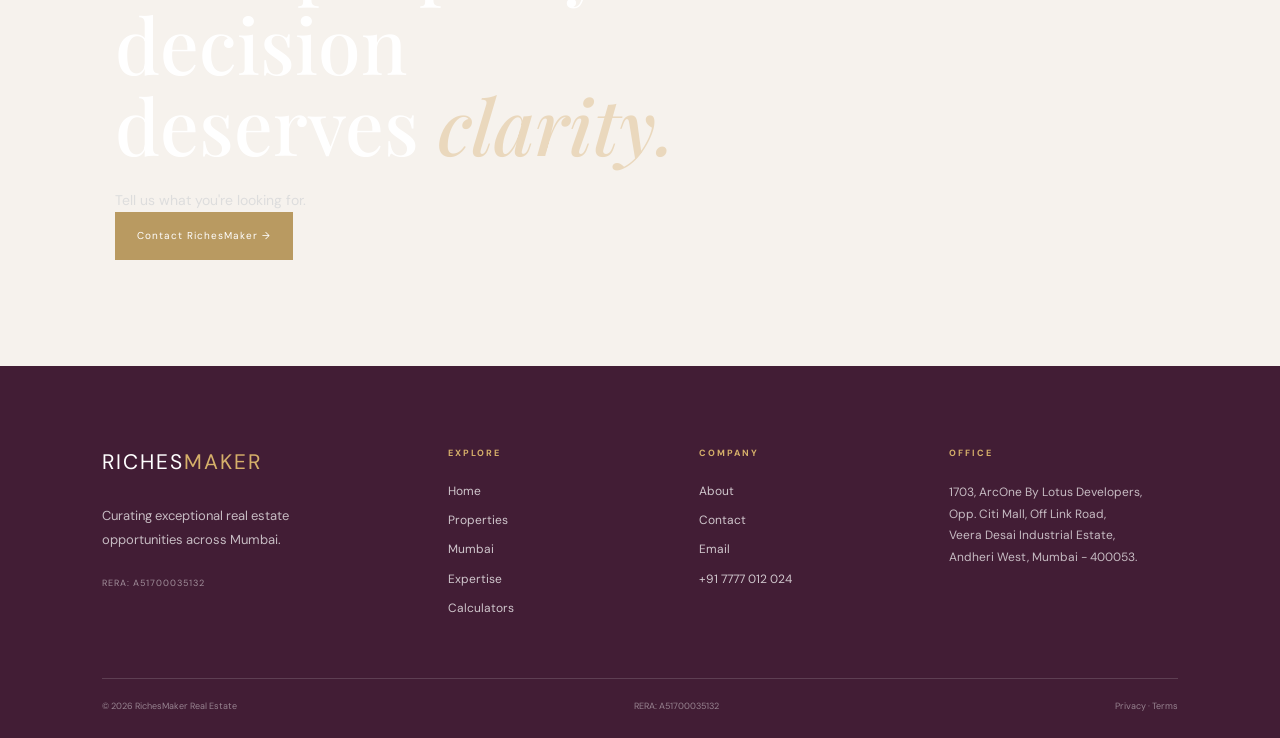
<file: services.html>
<!DOCTYPE html>
<html lang="en">
<head>
    <meta charset="UTF-8">
    <meta name="viewport" content="width=device-width, initial-scale=1.0">

    <title>Expertise | RichesMaker</title>
    <meta name="description" content="Real estate advisory, buying, selling and investment services by RichesMaker.">

    <link rel="preconnect" href="https://fonts.googleapis.com">
    <link rel="preconnect" href="https://fonts.gstatic.com" crossorigin>

    <link href="https://fonts.googleapis.com/css2?family=DM+Sans:wght@400;500;600;700&family=Playfair+Display:wght@500;600;700&display=swap" rel="stylesheet">

    <link rel="stylesheet" href="style.css">
</head>

<body>


<!-- =========================================================
     NAVBAR
========================================================= -->

<header class="navbar" id="navbar">

    <div class="nav-inner">

        <a href="index.html" class="brand">

            <span class="brand-symbol">
                <img src="logo.png" alt="RichesMaker">
            </span>

            <span class="brand-text">
                <strong>RICHES<span>MAKER</span></strong>
                <small>REAL ESTATE</small>
            </span>

        </a>


        <nav class="desktop-nav">

            <a href="index.html">HOME</a>

            <a href="properties.html">PROPERTIES</a>

            <a href="locations.html">MUMBAI</a>

            <a href="services.html">EXPERTISE</a>

            <a href="calculator.html">CALCULATORS</a>

            <a href="about.html">ABOUT</a>

            <a href="contact.html">CONTACT</a>

        </nav>


        <div class="nav-right">

            <button
                class="menu-button"
                id="openMenu"
                type="button"
                aria-label="Open menu"
            >
                ☰
            </button>

        </div>

    </div>

</header>


<!-- =========================================================
     MOBILE MENU
========================================================= -->

<div class="mobile-menu" id="mobileMenu">

    <div class="mobile-menu-inner">

        <a href="index.html" class="mobile-brand">

            <img src="logo.png" alt="RichesMaker">

            <span class="mobile-brand-text">

                <strong>RICHES<span>MAKER</span></strong>

                <small>REAL ESTATE</small>

            </span>

        </a>


        <button
            class="mobile-close"
            id="closeMenu"
            type="button"
            aria-label="Close Menu"
        >
            ×
        </button>


        <nav class="mobile-links">

            <a href="index.html">Home</a>

            <a href="properties.html">Properties</a>

            <a href="locations.html">Mumbai</a>

            <a href="services.html">Expertise</a>

            <a href="calculator.html">Calculators</a>

            <a href="about.html">About</a>

            <a href="contact.html">Contact</a>

        </nav>


        <a href="tel:+917777012024" class="mobile-call">
            +91 7777 012 024
        </a>

    </div>

</div>


<!-- =========================================================
     PAGE HERO
========================================================= -->

<section class="page-hero">

    <div class="page-hero-content">

        <span class="eyebrow">
            OUR EXPERTISE
        </span>

        <h1>
            Real Estate.<br>
            <em>Thoughtfully Advised.</em>
        </h1>

        <p>
            From identifying the right property to evaluating
            an investment, RichesMaker brings a considered approach
            to every real estate decision.
        </p>

    </div>

</section>


<!-- =========================================================
     EXPERTISE
========================================================= -->

<section class="expertise">

    <div class="section-heading">

        <div>

            <span class="eyebrow">
                WHAT WE DO
            </span>

            <h2>
                Advice Beyond<br>
                <em>the Transaction.</em>
            </h2>

        </div>


        <p>
            Our role goes beyond showing properties. We help clients
            understand opportunities, evaluate options and make
            informed property decisions.
        </p>

    </div>


    <div class="expertise-grid">


        <!-- BUY -->

        <article class="expertise-card">

            <span class="expertise-number">
                01
            </span>

            <h3>
                Buy
            </h3>

            <p>
                Property discovery and acquisition support tailored
                to your location, lifestyle, budget and requirements.
            </p>

            <a href="contact.html">
                Discuss Buying →
            </a>

        </article>


        <!-- INVEST -->

        <article class="expertise-card">

            <span class="expertise-number">
                02
            </span>

            <h3>
                Invest
            </h3>

            <p>
                Evaluate residential opportunities through the lens
                of acquisition cost, location, rental potential and
                long-term considerations.
            </p>

            <a href="calculator.html">
                Explore Calculators →
            </a>

        </article>


        <!-- SELL -->

        <article class="expertise-card">

            <span class="expertise-number">
                03
            </span>

            <h3>
                Sell
            </h3>

            <p>
                Position your property effectively and connect it
                with buyers looking for suitable residential
                opportunities.
            </p>

            <a href="contact.html">
                Discuss Selling →
            </a>

        </article>


        <!-- ADVISORY -->

        <article class="expertise-card">

            <span class="expertise-number">
                04
            </span>

            <h3>
                Advisory
            </h3>

            <p>
                A considered perspective on property selection,
                market context and the practical aspects of a
                real estate decision.
            </p>

            <a href="contact.html">
                Speak With Us →
            </a>

        </article>

    </div>

</section>


<!-- =========================================================
     INVESTMENT APPROACH
========================================================= -->

<section class="investment-section">

    <div class="investment-inner">


        <div class="investment-content">

            <span class="eyebrow">
                INVESTMENT APPROACH
            </span>

            <h2>
                Look Beyond<br>
                <em>the Price.</em>
            </h2>

            <p>
                The purchase price is only one part of a property
                investment. Acquisition costs, location, demand,
                connectivity and the intended holding period can
                all influence the overall decision.
            </p>

            <a href="calculator.html" class="button">
                Calculate Your Costs →
            </a>

        </div>


        <div class="investment-points">


            <div class="investment-point">

                <span>
                    01
                </span>

                <div>

                    <h3>
                        Location
                    </h3>

                    <p>
                        Understand the neighbourhood and its
                        surrounding ecosystem.
                    </p>

                </div>

            </div>


            <div class="investment-point">

                <span>
                    02
                </span>

                <div>

                    <h3>
                        Acquisition Cost
                    </h3>

                    <p>
                        Look at the complete cost of acquiring
                        the property.
                    </p>

                </div>

            </div>


            <div class="investment-point">

                <span>
                    03
                </span>

                <div>

                    <h3>
                        Long-Term View
                    </h3>

                    <p>
                        Consider the property beyond the immediate
                        purchase decision.
                    </p>

                </div>

            </div>

        </div>

    </div>

</section>


<!-- =========================================================
     PRIVATE CLIENT
========================================================= -->

<section class="private-client">

    <div class="private-client-inner">


        <div>

            <span class="eyebrow">
                PRIVATE CLIENT
            </span>

            <h2>
                A more personal<br>
                <em>property search.</em>
            </h2>

        </div>


        <div>

            <p>
                Have a specific requirement? Share your preferred
                location, budget and property type with us and
                we'll help curate suitable opportunities.
            </p>

            <a href="contact.html" class="button button-light">
                Start A Conversation →
            </a>

        </div>

    </div>

</section>


<!-- =========================================================
     CTA
========================================================= -->

<section class="cta">

    <div class="cta-content">

        <span class="eyebrow">
            RICHESMAKER
        </span>

        <h2>
            Your property decision<br>
            deserves <em>clarity.</em>
        </h2>

        <p>
            Tell us what you're looking for.
        </p>

        <a href="contact.html" class="button button-light">
            Contact RichesMaker →
        </a>

    </div>

</section>


<!-- =========================================================
     FOOTER
========================================================= -->

<footer>

    <div class="footer-main">


        <div class="footer-brand">

            <div class="footer-logo">
                RICHES<span>MAKER</span>
            </div>

            <p>
                Curating exceptional real estate
                <br>
                opportunities across Mumbai.
            </p>

            <div class="rera">
                RERA: A51700035132
            </div>

        </div>


        <div class="footer-column">

            <h4>
                EXPLORE
            </h4>

            <a href="index.html">
                Home
            </a>

            <a href="properties.html">
                Properties
            </a>

            <a href="locations.html">
                Mumbai
            </a>

            <a href="services.html">
                Expertise
            </a>

            <a href="calculator.html">
                Calculators
            </a>

        </div>


        <div class="footer-column">

            <h4>
                COMPANY
            </h4>

            <a href="about.html">
                About
            </a>

            <a href="contact.html">
                Contact
            </a>

            <a href="mailto:info@richesmaker.com">
                Email
            </a>

            <a href="tel:+917777012024">
                +91 7777 012 024
            </a>

        </div>


        <div class="footer-column office">

            <h4>
                OFFICE
            </h4>

            <p>
                1703, ArcOne By Lotus Developers,
                <br>
                Opp. Citi Mall, Off Link Road,
                <br>
                Veera Desai Industrial Estate,
                <br>
                Andheri West, Mumbai - 400053.
            </p>

        </div>

    </div>


    <div class="footer-bottom">

        <span>
            © 2026 RichesMaker Real Estate
        </span>

        <span>
            RERA: A51700035132
        </span>

        <span>
            Privacy · Terms
        </span>

    </div>

</footer>


<script src="script.js"></script>

<script>
document.addEventListener("DOMContentLoaded", function () {

    const openMenu = document.getElementById("openMenu");
    const closeMenu = document.getElementById("closeMenu");
    const mobileMenu = document.getElementById("mobileMenu");

    if (openMenu && mobileMenu) {

        openMenu.addEventListener("click", function (e) {
            e.preventDefault();

            mobileMenu.classList.add("active");
            document.body.classList.add("menu-open");
        });

    }

    if (closeMenu && mobileMenu) {

        closeMenu.addEventListener("click", function (e) {
            e.preventDefault();

            mobileMenu.classList.remove("active");
            document.body.classList.remove("menu-open");
        });

    }

    if (mobileMenu) {

        mobileMenu.querySelectorAll("a").forEach(function (link) {

            link.addEventListener("click", function () {

                mobileMenu.classList.remove("active");
                document.body.classList.remove("menu-open");

            });

        });

    }

});
</script>


</body>
</html>
</file>
<file: style.css>
:root {
    --burgundy: #552743;
    --burgundy-dark: #3d1c31;
    --gold: #b99a61;
    --cream: #f6f2ed;
    --purple-light: #eee7ed;
    --purple-soft: #f7f3f5;
    --ink: #282128;
    --muted: #766e75;
    --line: #ddd5da;

    --serif: "Playfair Display", serif;
    --sans: "DM Sans", sans-serif;
}


/* =========================================================
   RESET
========================================================= */

* {
    box-sizing: border-box;
    margin: 0;
    padding: 0;
}

html {
    scroll-behavior: smooth;
}

body {
    font-family: var(--sans);
    color: var(--ink);
    background: var(--cream);
    line-height: 1.6;
}

body.no-scroll {
    overflow: hidden;
}

a {
    text-decoration: none;
    color: inherit;
}

button,
input,
select {
    font: inherit;
}


/* =========================================================
   NAVBAR
========================================================= */

.navbar {
    position: fixed;
    z-index: 100;
    width: 100%;
    height: 84px;

    padding: 0 6%;

    display: flex;
    align-items: center;
    justify-content: space-between;

    color: white;

    transition:
        background 0.3s ease,
        box-shadow 0.3s ease;
}

.navbar.scrolled {
    background: rgba(61, 28, 49, 0.97);

    box-shadow:
        0 8px 30px rgba(0, 0, 0, 0.12);
}


/* =========================================================
   BRAND
========================================================= */

.brand {
    display: flex;
    align-items: center;
    gap: 12px;
}

.brand-symbol {
    width: 40px;
    height: 40px;

    border: 1px solid rgba(255, 255, 255, 0.5);

    display: grid;
    place-items: center;

    font-family: var(--serif);
    font-size: 15px;
}

.brand-text strong {
    font-size: 17px;
    letter-spacing: 2px;
}

.brand-text strong span {
    color: var(--gold);
}

.brand-text small {
    display: block;

    font-size: 7px;
    letter-spacing: 3px;
}


/* =========================================================
   DESKTOP NAV
========================================================= */

.desktop-nav {
    display: flex;
    gap: 30px;

    font-size: 11px;
    text-transform: uppercase;
    letter-spacing: 1.5px;
}

.desktop-nav a {
    position: relative;
    transition: color 0.3s ease;
}

.desktop-nav a:hover {
    color: var(--gold);
}

.nav-right {
    display: flex;
    align-items: center;
    gap: 25px;
}

.nav-contact {
    font-size: 11px;
}

.menu-button {
    display: none;

    background: none;
    border: 0;

    color: inherit;

    cursor: pointer;
}


/* =========================================================
   MOBILE MENU
========================================================= */

.mobile-menu {
    position: fixed;
    inset: 0;

    background: var(--burgundy-dark);

    z-index: 200;

    color: white;

    padding: 35px 8%;

    transform: translateX(100%);

    transition: transform 0.4s ease;
}

.mobile-menu.active {
    transform: translateX(0);
}

.mobile-close {
    float: right;

    background: none;
    border: 0;

    color: white;

    cursor: pointer;
}

.mobile-logo {
    font-family: var(--serif);

    font-size: 25px;

    margin: 40px 0;
}

.mobile-logo span {
    color: var(--gold);
}

.mobile-menu nav {
    display: grid;
    gap: 22px;
}

.mobile-menu nav a {
    font-family: var(--serif);

    font-size: 28px;

    transition: color 0.3s ease;
}

.mobile-menu nav a:hover {
    color: var(--gold);
}

.mobile-call {
    display: inline-block;

    margin-top: 40px;

    color: var(--gold);

    font-size: 12px;
}


/* =========================================================
   HERO
========================================================= */

.hero {
    height: 100vh;
    min-height: 680px;

    position: relative;

    background: var(--burgundy-dark);

    color: white;

    overflow: hidden;
}

.hero-image,
.cta-image,
.private-image {
    position: absolute;
    inset: 0;

    background-size: cover;
    background-position: center;

    transition: transform 0.2s ease-out;
}

.hero-image {
    background-image:
        url("https://images.unsplash.com/photo-1600607687939-ce8a6c25118c?auto=format&fit=crop&w=2200&q=90");
}

.hero-overlay,
.cta-overlay,
.private-overlay {
    position: absolute;
    inset: 0;

    background:
        linear-gradient(
            90deg,
            rgba(43, 23, 38, 0.91),
            rgba(61, 28, 49, 0.50) 60%,
            rgba(43, 23, 38, 0.25)
        );
}

.hero-content {
    position: absolute;

    left: 9%;
    top: 50%;

    transform: translateY(-45%);

    max-width: 700px;
}

.hero-label,
.eyebrow {
    font-size: 9px;

    letter-spacing: 3px;

    color: var(--gold);

    font-weight: 600;
}

.hero-label span {
    display: inline-block;

    width: 30px;
    height: 1px;

    background: var(--gold);

    vertical-align: middle;

    margin-right: 10px;
}

.hero h1 {
    font:
        500 clamp(48px, 7vw, 90px)
        / 1.05
        var(--serif);

    margin: 25px 0;
}

.hero h1 em,
.cta h2 em,
.private-content h2 em,
h2 em {
    font-style: italic;

    color: #ead8bd;
}

.hero-description {
    max-width: 550px;

    color: #eee;

    line-height: 1.9;

    font-size: 14px;
}

.hero-actions,
.cta-buttons {
    display: flex;

    align-items: center;

    gap: 28px;

    margin-top: 35px;
}


/* =========================================================
   BUTTONS
========================================================= */

.primary-button,
.dark-button {
    display: inline-flex;

    align-items: center;
    justify-content: center;

    gap: 14px;

    padding: 15px 22px;

    background: var(--gold);

    color: var(--burgundy-dark);

    font-size: 10px;

    text-transform: uppercase;

    letter-spacing: 1.5px;

    border: 0;

    cursor: pointer;

    transition:
        transform 0.3s ease,
        opacity 0.3s ease;
}

.primary-button:hover,
.dark-button:hover {
    transform: translateY(-2px);

    opacity: 0.9;
}

.dark-button {
    background: var(--burgundy);

    color: white;
}

.hero-link,
.gold-link {
    color: var(--gold);

    font-size: 10px;

    text-transform: uppercase;

    letter-spacing: 1.5px;

    display: inline-flex;

    gap: 10px;

    align-items: center;
}


/* =========================================================
   HERO BOTTOM
========================================================= */

.hero-bottom {
    position: absolute;

    bottom: 40px;

    left: 9%;
    right: 9%;

    display: flex;

    justify-content: space-between;

    align-items: end;
}

.hero-location {
    display: flex;

    gap: 12px;
}

.hero-location svg {
    color: var(--gold);

    width: 18px;
}

.hero-location small {
    font-size: 7px;

    letter-spacing: 2px;

    color: #bbb;

    display: block;
}

.hero-location strong {
    font-size: 11px;
}

.hero-scroll {
    font-size: 7px;

    letter-spacing: 2px;

    color: #ccc;

    display: flex;

    gap: 15px;

    align-items: center;
}

.hero-scroll div {
    width: 80px;

    height: 1px;

    background: rgba(255, 255, 255, 0.35);
}


/* =========================================================
   SEARCH
========================================================= */

.search-section {
    padding: 0 8%;

    position: relative;

    margin-top: -60px;

    z-index: 10;
}

.search-box {
    background: white;

    padding: 35px;

    box-shadow:
        0 20px 60px rgba(61, 28, 49, 0.18);
}

.search-heading {
    display: flex;

    gap: 20px;

    align-items: center;

    margin-bottom: 30px;
}

.search-number,
.section-number {
    font-size: 9px;

    color: var(--gold);

    letter-spacing: 2px;
}

.search-heading small {
    font-size: 8px;

    letter-spacing: 2px;

    color: var(--muted);
}

.search-heading h3 {
    font:
        500 28px
        var(--serif);
}

.search-fields {
    display: grid;

    grid-template-columns:
        repeat(5, 1fr)
        auto;

    gap: 12px;
}

.search-field label,
.calculator label {
    display: block;

    font-size: 8px;

    letter-spacing: 1.5px;

    color: var(--muted);

    margin-bottom: 7px;
}

.search-field select,
.calculator input,
.lead-card input,
.lead-card select {
    width: 100%;

    border: 1px solid var(--line);

    background: white;

    padding: 13px;

    outline: none;

    color: var(--ink);

    border-radius: 0;
}

.search-field select:focus,
.calculator input:focus,
.lead-card input:focus,
.lead-card select:focus {
    border-color: var(--gold);
}

.search-button {
    border: 0;

    background: var(--burgundy);

    color: white;

    padding: 0 22px;

    cursor: pointer;

    font-size: 9px;

    text-transform: uppercase;

    letter-spacing: 1px;

    display: flex;

    align-items: center;

    justify-content: center;

    gap: 10px;
}


/* =========================================================
   GENERAL SECTIONS
========================================================= */

.section {
    padding: 120px 9%;
}

.approach-content {
    max-width: 800px;

    margin: auto;

    text-align: center;
}

.section-number {
    margin-bottom: 25px;
}

.approach h2,
.why h2,
.mumbai-intro h2,
.expertise h2,
.investment h2,
.sell-section h2,
.journal h2,
.about h2,
.trust h2,
.contact-section h2 {
    font:
        500 clamp(38px, 5vw, 62px)
        / 1.1
        var(--serif);
}

.approach p,
.investment p,
.sell-section p,
.contact-section p {
    max-width: 600px;

    margin: 25px auto;

    color: var(--muted);

    font-size: 14px;

    line-height: 1.9;
}


/* =========================================================
   WHY RICHESMAKERS
========================================================= */

.why {
    background: white;
}

.why-grid,
.investment-grid,
.sell-grid,
.trust-grid,
.contact-grid {
    display: grid;

    grid-template-columns: 1fr 1fr;

    gap: 80px;

    align-items: start;
}

.why-points {
    display: grid;

    gap: 25px;
}

.why-points div {
    border-top: 1px solid var(--line);

    padding-top: 20px;
}

.why-points b {
    font-size: 9px;

    color: var(--gold);
}

.why-points h3 {
    font:
        25px
        var(--serif);

    margin: 8px 0;
}

.why-points p {
    font-size: 13px;

    color: var(--muted);
}


/* =========================================================
   PROPERTY CARDS
========================================================= */

.section-header {
    display: flex;

    justify-content: space-between;

    align-items: end;

    margin-bottom: 45px;
}

.property-grid {
    display: grid;

    grid-template-columns: repeat(3, 1fr);

    gap: 25px;
}

.property-card {
    background: white;

    padding-bottom: 25px;

    overflow: hidden;

    transition:
        transform 0.35s ease,
        box-shadow 0.35s ease;
}

.property-card:hover {
    transform: translateY(-7px);

    box-shadow:
        0 20px 50px rgba(61, 28, 49, 0.13);
}

.property-image {
    height: 430px;

    background-size: cover;

    background-position: center;

    transition: transform 0.5s ease;
}

.property-card:hover .property-image {
    transform: scale(1.03);
}

.image-one {
    background-image:
        url("https://images.unsplash.com/photo-1600607687920-4e2a09cf159d?auto=format&fit=crop&w=1500&q=90");
}

.image-two {
    background-image:
        url("https://images.unsplash.com/photo-1600607688969-a5bfcd646154?auto=format&fit=crop&w=1500&q=90");
}

.image-three {
    background-image:
        url("https://images.unsplash.com/photo-1600566753190-17f0baa2a6c3?auto=format&fit=crop&w=1500&q=90");
}

.property-meta {
    display: flex;

    justify-content: space-between;

    padding: 20px 22px 5px;

    font-size: 7px;

    letter-spacing: 2px;

    color: var(--gold);
}

.property-card h3,
.property-card p,
.property-card strong,
.property-card > a {
    margin-left: 22px;

    margin-right: 22px;
}

.property-card h3 {
    font:
        30px
        var(--serif);
}

.property-card p {
    font-size: 11px;

    color: var(--muted);
}

.property-card strong {
    display: block;

    margin-top: 10px;

    color: var(--burgundy);
}

.property-card > a {
    display: inline-flex;

    gap: 8px;

    margin-top: 18px;

    color: var(--burgundy);

    font-size: 9px;

    text-transform: uppercase;

    letter-spacing: 1px;
}


/* =========================================================
   MUMBAI
========================================================= */

.mumbai-intro {
    background: var(--burgundy);

    color: white;

    display: grid;

    grid-template-columns: 100px 1fr;
}

.mumbai-intro p {
    max-width: 650px;

    color: #d7cbd2;

    margin-top: 25px;
}

.location-section {
    display: grid;

    grid-template-columns: repeat(4, 1fr);

    background: white;
}

.location-category {
    min-height: 360px;

    padding: 55px 35px;

    border-right: 1px solid var(--line);

    display: flex;

    flex-direction: column;

    justify-content: end;

    transition:
        background 0.3s ease,
        transform 0.3s ease;
}

.location-category:hover {
    background: var(--purple-soft);

    transform: translateY(-4px);
}

.location-category span {
    font-size: 8px;

    color: var(--gold);

    letter-spacing: 2px;
}

.location-category h3 {
    font:
        28px / 1.2
        var(--serif);

    margin: 18px 0;
}

.location-category p {
    font-size: 11px;

    color: var(--muted);
}


/* =========================================================
   MUMBAI MAP
========================================================= */

.map-section {
    display: grid;

    grid-template-columns: 40% 60%;

    background: var(--purple-soft);
}

.map-copy {
    padding: 100px 15%;
}

.map-copy h2 {
    font:
        500 55px / 1.05
        var(--serif);

    margin: 20px 0;
}

.map-copy p {
    font-size: 13px;

    color: var(--muted);

    line-height: 1.9;
}

.mumbai-map {
    min-height: 500px;

    background: #e8e0e3;

    position: relative;

    overflow: hidden;
}

.map-grid {
    position: absolute;

    inset: 0;

    background-image:
        linear-gradient(
            rgba(255,255,255,.5) 1px,
            transparent 1px
        ),
        linear-gradient(
            90deg,
            rgba(255,255,255,.5) 1px,
            transparent 1px
        );

    background-size: 50px 50px;

    transform:
        rotate(-8deg)
        scale(1.2);
}

.pin {
    position: absolute;

    padding: 8px 12px;

    background: var(--burgundy);

    color: white;

    font-size: 9px;

    letter-spacing: 1px;

    box-shadow:
        0 8px 20px rgba(61, 28, 49, 0.18);
}

.pin:before {
    content: "";

    display: inline-block;

    width: 6px;
    height: 6px;

    background: var(--gold);

    border-radius: 50%;

    margin-right: 7px;
}

.pin-1 {
    left: 15%;
    bottom: 25%;
}

.pin-2 {
    left: 38%;
    bottom: 38%;
}

.pin-3 {
    left: 55%;
    bottom: 55%;
}

.pin-4 {
    left: 68%;
    top: 35%;
}

.pin-5 {
    right: 12%;
    top: 22%;
}


/* =========================================================
   EXPERTISE
========================================================= */

.expertise {
    background: white;
}

.expertise-list {
    margin-top: 50px;

    border-top: 1px solid var(--line);
}

.expertise-item {
    display: grid;

    grid-template-columns:
        70px
        1fr
        30px;

    gap: 20px;

    align-items: center;

    padding: 28px 0;

    border-bottom: 1px solid var(--line);

    transition:
        padding-left 0.3s ease,
        background 0.3s ease;
}

.expertise-item:hover {
    padding-left: 12px;
}

.expertise-item span {
    color: var(--gold);

    font-size: 10px;
}

.expertise-item h3 {
    font:
        27px
        var(--serif);
}

.expertise-item p {
    font-size: 12px;

    color: var(--muted);

    max-width: 600px;
}

.expertise-item svg {
    color: var(--gold);
}


/* =========================================================
   INVESTMENT
========================================================= */

.investment {
    background: var(--purple-soft);
}

.calculator {
    background: white;

    padding: 35px;

    box-shadow:
        0 20px 60px rgba(85, 39, 67, 0.10);
}

.calculator label {
    margin-bottom: 15px;
}

.calculator input {
    padding: 11px;
}

.calc-results {
    margin-top: 25px;

    border-top: 1px solid var(--line);

    padding-top: 20px;

    display: grid;

    gap: 12px;
}

.calc-results div {
    font-size: 10px;

    color: var(--muted);

    display: flex;

    justify-content: space-between;

    gap: 20px;
}

.calc-results strong {
    font-size: 18px;

    color: var(--burgundy);
}


/* =========================================================
   SELL PROCESS
========================================================= */

.process {
    display: grid;

    grid-template-columns: repeat(2, 1fr);

    border-top: 1px solid var(--line);
}

.process div {
    padding: 20px;

    border-bottom: 1px solid var(--line);

    font-family: var(--serif);

    transition:
        background 0.3s ease,
        padding-left 0.3s ease;
}

.process div:hover {
    background: white;

    padding-left: 28px;
}

.process b {
    color: var(--gold);

    font:
        9px
        var(--sans);

    margin-right: 15px;
}


/* =========================================================
   PRIVATE CLIENT
========================================================= */

.private-client {
    min-height: 650px;

    position: relative;

    color: white;

    display: flex;

    align-items: center;
}

.private-content {
    position: relative;

    z-index: 2;

    margin-left: 9%;

    max-width: 650px;
}

.private-content h2 {
    font:
        500 clamp(45px, 6vw, 75px)
        / 1.05
        var(--serif);

    margin: 25px 0;
}

.private-content p {
    max-width: 550px;

    color: #ddd;

    line-height: 1.9;

    font-size: 14px;

    margin-bottom: 30px;
}

.private-image {
    background-image:
        url("https://images.unsplash.com/photo-1600607687920-4e2a09cf159d?auto=format&fit=crop&w=2200&q=90");
}


/* =========================================================
   JOURNAL
========================================================= */

.journal {
    background: white;
}

.journal-grid {
    display: grid;

    grid-template-columns: repeat(3, 1fr);

    gap: 1px;

    background: var(--line);

    margin-top: 45px;
}

.journal-grid article {
    background: white;

    padding: 35px;

    min-height: 250px;

    transition:
        background 0.3s ease;
}

.journal-grid article:hover {
    background: var(--purple-soft);
}

.journal-grid span {
    font-size: 8px;

    color: var(--gold);

    letter-spacing: 2px;
}

.journal-grid h3 {
    font:
        25px / 1.25
        var(--serif);

    margin: 30px 0;
}

.journal-grid a {
    font-size: 9px;

    text-transform: uppercase;

    color: var(--burgundy);

    letter-spacing: 1px;

    display: inline-flex;

    align-items: center;

    gap: 7px;
}


/* =========================================================
   TESTIMONIAL
========================================================= */

.testimonial {
    padding: 130px 15%;

    background: var(--burgundy);

    color: white;
}

.testimonial blockquote {
    font:
        italic 38px / 1.3
        var(--serif);

    max-width: 900px;

    margin: 30px 0;
}

.testimonial-line {
    width: 70px;

    height: 1px;

    background: var(--gold);

    margin: 35px 0;
}

.testimonial-author {
    display: flex;

    gap: 15px;

    align-items: center;
}

.author-circle {
    width: 45px;
    height: 45px;

    border: 1px solid var(--gold);

    border-radius: 50%;

    display: grid;

    place-items: center;

    color: var(--gold);

    font-size: 10px;
}

.testimonial-author span {
    display: block;

    font-size: 9px;

    color: #cfc4cb;
}


/* =========================================================
   ABOUT
========================================================= */

.about {
    display: grid;

    grid-template-columns: 1fr 1fr;

    padding: 0;
}

.about-image {
    min-height: 650px;

    overflow: hidden;
}

.about-image img {
    width: 100%;
    height: 100%;

    object-fit: cover;

    display: block;
}

.about-content {
    padding: 100px 10%;
}

.about-content p {
    font-size: 13px;

    color: var(--muted);

    line-height: 1.9;

    margin: 20px 0;
}

.founder-name {
    font:
        32px
        var(--serif);

    color: var(--burgundy);

    margin-top: 35px;
}

.founder-role {
    font-size: 8px;

    color: var(--gold);

    letter-spacing: 2px;

    margin: 5px 0 30px;
}


/* =========================================================
   TRUST
========================================================= */

.trust {
    background: white;
}

.trust-list {
    display: flex;

    flex-wrap: wrap;

    gap: 10px;

    margin-top: 30px;
}

.trust-list span {
    border: 1px solid var(--line);

    padding: 10px 14px;

    font-size: 8px;

    letter-spacing: 1px;
}


/* =========================================================
   CONTACT
========================================================= */

.contact-section {
    background:
        linear-gradient(
            135deg,
            var(--purple-light),
            var(--purple-soft)
        );
}

.contact-grid {
    align-items: center;
}

.contact-section h2 {
    margin-top: 15px;
}

.contact-section p {
    margin: 25px 0;
}

.contact-details {
    display: grid;

    gap: 15px;
}

.contact-details a {
    color: var(--burgundy);

    font-size: 12px;

    display: flex;

    justify-content: space-between;

    max-width: 300px;
}

.lead-card {
    background: white;

    padding: 40px;

    border-top: 4px solid var(--gold);

    box-shadow:
        0 25px 70px rgba(85, 39, 67, 0.13);
}

.lead-card form {
    display: grid;

    gap: 14px;

    margin-top: 20px;
}

.lead-card .dark-button {
    width: 100%;
}


/* =========================================================
   FINAL CTA
========================================================= */

.cta {
    height: 600px;

    position: relative;

    color: white;

    display: flex;

    align-items: center;
}

.cta-content {
    position: relative;

    z-index: 2;

    margin-left: 9%;

    max-width: 750px;
}

.cta h2 {
    font:
        500 clamp(48px, 6vw, 78px)
        / 1.05
        var(--serif);

    margin: 25px 0;
}

.cta-content p {
    color: #ddd;

    font-size: 14px;
}

.cta-email {
    color: var(--gold);

    font-size: 10px;

    letter-spacing: 1px;
}


/* =========================================================
   FOOTER
========================================================= */

footer {
    background: var(--burgundy-dark);

    color: white;

    padding: 75px 7% 25px;
}

.footer-main {
    display: grid;

    grid-template-columns:
        2fr
        1fr
        1fr
        2fr;

    gap: 50px;
}

.footer-logo {
    font-size: 17px;

    letter-spacing: 2px;
}

.footer-logo span {
    color: var(--gold);
}

.footer-brand p {
    color: #c9bcc4;

    font-size: 12px;

    line-height: 2;

    margin: 20px 0;
}

.rera {
    color: var(--gold);

    font-size: 8px;

    letter-spacing: 1px;
}

.footer-column {
    display: grid;

    align-content: start;

    gap: 12px;
}

.footer-column h4 {
    font-size: 8px;

    color: var(--gold);

    letter-spacing: 2px;

    margin-bottom: 10px;
}

.footer-column a,
.footer-column p {
    font-size: 10px;

    color: #d4cbd0;
}

.footer-column a:hover {
    color: var(--gold);
}

.footer-bottom {
    border-top: 1px solid rgba(255, 255, 255, 0.10);

    margin-top: 55px;

    padding-top: 20px;

    display: flex;

    justify-content: space-between;

    color: #a99da5;

    font-size: 8px;
}


/* =========================================================
   REVEAL ANIMATION
========================================================= */

.reveal {
    opacity: 0;

    transform: translateY(30px);

    transition:
        opacity 0.8s ease,
        transform 0.8s ease;
}

.reveal.visible {
    opacity: 1;

    transform: translateY(0);
}


/* =========================================================
   RESPONSIVE — TABLET
========================================================= */

@media (max-width: 1100px) {

    .desktop-nav {
        gap: 18px;
    }

    .nav-contact {
        display: none;
    }

    .menu-button {
        display: block;
    }

    .search-fields {
        grid-template-columns:
            repeat(2, 1fr);
    }

    .search-button {
        min-height: 50px;
    }

    .property-grid {
        grid-template-columns: repeat(2, 1fr);
    }

    .location-section {
        grid-template-columns: repeat(2, 1fr);
    }

    .journal-grid {
        grid-template-columns: repeat(2, 1fr);
    }

    .why-grid,
    .investment-grid,
    .sell-grid,
    .trust-grid,
    .contact-grid {
        gap: 50px;
    }

    .map-section {
        grid-template-columns: 1fr;
    }

    .map-copy {
        padding: 80px 9%;
    }

    .about {
        grid-template-columns: 1fr;
    }

    .about-image {
        min-height: 500px;
    }

    .footer-main {
        grid-template-columns:
            1fr
            1fr;
    }

}


/* =========================================================
   RESPONSIVE — MOBILE
========================================================= */

@media (max-width: 650px) {

    .navbar {
        padding: 0 5%;
    }

    .desktop-nav {
        display: none;
    }

    .menu-button {
        display: block;
    }

    .brand-text strong {
        font-size: 14px;
    }

    .brand-symbol {
        width: 36px;
        height: 36px;
    }


    /* HERO */

    .hero {
        min-height: 650px;
    }

    .hero-content {
        left: 7%;
        right: 7%;
    }

    .hero h1 {
        font-size: 50px;
    }

    .hero-description {
        font-size: 13px;
    }

    .hero-actions {
        align-items: flex-start;

        flex-direction: column;

        gap: 18px;
    }

    .hero-bottom {
        left: 7%;
        right: 7%;
    }

    .hero-scroll {
        display: none;
    }


    /* SEARCH */

    .search-section {
        padding: 0 5%;

        margin-top: -35px;
    }

    .search-box {
        padding: 25px 18px;
    }

    .search-heading h3 {
        font-size: 23px;
    }

    .search-fields {
        grid-template-columns: 1fr;
    }

    .search-button {
        height: 50px;
    }


    /* SECTIONS */

    .section {
        padding: 80px 7%;
    }

    .section-header {
        display: block;
    }

    .section-header .gold-link {
        margin-top: 20px;
    }


    /* PROPERTY */

    .property-grid {
        grid-template-columns: 1fr;
    }

    .property-image {
        height: 380px;
    }


    /* MUMBAI */

    .mumbai-intro {
        display: block;
    }

    .location-section {
        grid-template-columns: 1fr;
    }

    .location-category {
        min-height: 250px;
    }


    /* EXPERTISE */

    .expertise-item {
        grid-template-columns:
            45px
            1fr
            20px;

        gap: 10px;
    }

    .expertise-item h3 {
        font-size: 24px;
    }


    /* INVESTMENT */

    .investment-grid,
    .why-grid,
    .sell-grid,
    .trust-grid,
    .contact-grid {
        grid-template-columns: 1fr;

        gap: 45px;
    }

    .calculator {
        padding: 25px 20px;
    }


    /* PROCESS */

    .process {
        grid-template-columns: 1fr;
    }


    /* PRIVATE */

    .private-client {
        min-height: 560px;
    }

    .private-content {
        margin-left: 7%;
        margin-right: 7%;
    }


    /* JOURNAL */

    .journal-grid {
        grid-template-columns: 1fr;
    }


    /* TESTIMONIAL */

    .testimonial {
        padding: 90px 7%;
    }

    .testimonial blockquote {
        font-size: 28px;
    }


    /* ABOUT */

    .about {
        display: block;
    }

    .about-image {
        min-height: 450px;
    }

    .about-content {
        padding: 80px 7%;
    }


    /* CTA */

    .cta {
        height: 550px;
    }

    .cta-content {
        margin-left: 7%;
        margin-right: 7%;
    }

    .cta h2 {
        font-size: 50px;
    }

    .cta-buttons {
        align-items: flex-start;

        flex-direction: column;

        gap: 20px;
    }


    /* FOOTER */

    .footer-main {
        grid-template-columns: 1fr;
    }

    .footer-bottom {
        display: grid;

        gap: 10px;
    }

}


/* =========================================================
   SMALL MOBILE
========================================================= */

@media (max-width: 400px) {

    .hero h1 {
        font-size: 43px;
    }

    .hero-description {
        font-size: 12px;
    }

    .primary-button,
    .dark-button {
        padding: 13px 17px;
    }

    .approach h2,
    .why h2,
    .mumbai-intro h2,
    .expertise h2,
    .investment h2,
    .sell-section h2,
    .journal h2,
    .about h2,
    .trust h2,
    .contact-section h2 {
        font-size: 38px;
    }

}

/* =========================================================
   INVESTMENT + EMI CALCULATORS
========================================================= */

.calculator-wrapper {
    display: grid;
    grid-template-columns: 1.1fr 0.9fr;
    gap: 70px;
    align-items: stretch;
}


/* CALCULATOR CARD */

.calculator-card {
    background: #ffffff;
    padding: 36px 40px;
    box-shadow: 0 12px 35px rgba(40, 20, 35, 0.07);
}


.calculator-heading {
    margin-bottom: 26px;
}


.calculator-heading small {
    display: block;
    margin-bottom: 9px;
    letter-spacing: 3px;
    font-size: 9px;
}


.calculator-heading h2 {
    margin: 0 0 9px;
    font-size: 32px;
    line-height: 1.1;
}


.calculator-heading p {
    margin: 0;
    line-height: 1.6;
    font-size: 12px;
}


/* INPUTS */

.calculator-field {
    margin-bottom: 17px;
}


.calculator-field label {
    display: block;
    margin-bottom: 7px;
    font-size: 9px;
    letter-spacing: 1.6px;
}


.calculator-field input,
.calculator-field select {
    width: 100%;
    height: 48px;
    border: 1px solid #ddd2d8;
    background: #fff;
    padding: 0 14px;
    font-family: inherit;
    font-size: 13px;
    outline: none;
    box-sizing: border-box;
}


.calculator-field input:focus,
.calculator-field select:focus {
    border-color: #6b284d;
}


/* ₹ PREFIX */

.input-prefix {
    display: flex;
    align-items: center;
    border: 1px solid #ddd2d8;
    height: 48px;
}


.input-prefix span {
    padding-left: 14px;
    font-size: 13px;
}


.input-prefix input {
    border: 0;
    height: 46px;
}


/* % / YEARS SUFFIX */

.input-suffix {
    display: flex;
    align-items: center;
    border: 1px solid #ddd2d8;
    height: 48px;
}


.input-suffix input {
    border: 0;
    height: 46px;
}


.input-suffix span {
    padding-right: 14px;
    white-space: nowrap;
    font-size: 13px;
}


/* AUTOMATIC RESULTS */

.calculator-result-row {
    display: flex;
    justify-content: space-between;
    align-items: center;
    padding: 15px 0;
    border-bottom: 1px solid #e8e0e4;
}


.calculator-result-row span {
    display: block;
    font-size: 9px;
    letter-spacing: 1.6px;
}


.calculator-result-row small {
    display: block;
    margin-top: 4px;
    font-size: 9px;
}


.calculator-result-row strong {
    font-size: 15px;
}


/* TOTAL */

.calculator-total {
    display: flex;
    justify-content: space-between;
    align-items: center;
    padding: 20px 0;
    margin-top: 7px;
    border-top: 1px solid #ddd2d8;
}


.calculator-total span {
    font-size: 9px;
    letter-spacing: 1.6px;
}


.calculator-total strong {
    font-size: 21px;
}


/* BUTTON */

.calculator-button {
    width: 100%;
    height: 50px;
    border: 0;
    background: #6b284d;
    color: #ffffff;
    font-family: inherit;
    letter-spacing: 1.6px;
    font-size: 9px;
    cursor: pointer;
    transition: 0.3s ease;
}


.calculator-button span {
    margin-left: 10px;
    font-size: 15px;
}


.calculator-button:hover {
    opacity: 0.9;
}


/* INFORMATION SIDE */

.calculator-info {
    display: flex;
    flex-direction: column;
    justify-content: center;
    padding: 20px;
}


.info-number {
    font-size: 9px;
    letter-spacing: 2.5px;
    margin-bottom: 20px;
}


.calculator-info h3 {
    font-family: "Playfair Display", serif;
    font-size: clamp(28px, 3.5vw, 46px);
    font-weight: 400;
    line-height: 1.15;
    margin: 0 0 20px;
}


.calculator-info p {
    max-width: 470px;
    line-height: 1.7;
    font-size: 12px;
}


/* INFO POINTS */

.info-points {
    display: flex;
    gap: 28px;
    margin-top: 27px;
}


.info-points div {
    display: flex;
    flex-direction: column;
    gap: 5px;
}


.info-points strong {
    font-size: 21px;
}


.info-points span {
    font-size: 9px;
    letter-spacing: 0.8px;
    line-height: 1.4;
}


/* EMI */

.emi-section {
    margin-top: 30px;
}


.emi-total {
    margin-top: 20px;
}


.emi-results {
    display: grid;
    grid-template-columns: 1fr 1fr;
    gap: 12px;
    margin-bottom: 20px;
}


.emi-results div {
    padding: 14px;
    border: 1px solid #e8e0e4;
}


.emi-results span {
    display: block;
    font-size: 9px;
    letter-spacing: 0.8px;
    margin-bottom: 6px;
}


.emi-results strong {
    font-size: 13px;
}


/* MOBILE */

@media (max-width: 900px) {

    .calculator-wrapper {
        grid-template-columns: 1fr;
        gap: 25px;
    }

    .calculator-info {
        order: -1;
        padding: 10px 0 25px;
    }

    .calculator-card {
        padding: 28px 22px;
    }

}


@media (max-width: 600px) {

    .info-points {
        flex-direction: column;
        gap: 18px;
    }

    .emi-results {
        grid-template-columns: 1fr;
    }

    .calculator-total {
        align-items: flex-start;
        flex-direction: column;
        gap: 8px;
    }

    .calculator-heading h2 {
        font-size: 28px;
    }

}
/* =========================================
   MOBILE NAVIGATION
   ========================================= */

@media (max-width: 900px) {

    .desktop-nav {
        display: none !important;
    }

    .nav-right .nav-contact {
        display: none;
    }

    .menu-button {
        display: flex !important;
        align-items: center;
        justify-content: center;
    }

    .navbar {
        padding: 18px 20px;
    }

    .brand-text strong {
        font-size: 18px;
    }

    .brand-text small {
        font-size: 8px;
    }

}


/* =========================================
   SMALL MOBILE SCREENS
   ========================================= */

@media (max-width: 600px) {

    .navbar {
        padding: 16px 18px;
    }

    .brand-symbol {
        width: 42px;
        height: 42px;
    }

    .brand-text strong {
        font-size: 16px;
    }

    .menu-button {
        width: 42px;
        height: 42px;
    }

    .mobile-menu {
        width: 100%;
    }

    .mobile-menu nav {
        display: flex;
        flex-direction: column;
        gap: 0;
    }

    .mobile-menu nav a {
        padding: 15px 0;
        font-size: 15px;
    }

}
/* RICHESMAKER LOGO */

.brand-symbol {
    width: 52px !important;
    height: 52px !important;
    display: flex !important;
    align-items: center !important;
    justify-content: center !important;
    overflow: hidden !important;
    flex-shrink: 0 !important;
    border: none !important;
    background: transparent !important;
}

.brand-symbol img {
    width: 100% !important;
    height: 100% !important;
    max-width: 100% !important;
    max-height: 100% !important;
    object-fit: contain !important;
    display: block !important;
}

@media (max-width: 600px) {

    .brand-symbol {
        width: 50px !important;
        height: 50px !important;
    }

    .brand-symbol img {
        width: 100% !important;
        height: 100% !important;
    }

}
@media (max-width: 900px) {
    .desktop-nav {
        display: none !important;
    }

    .nav-contact {
        display: none !important;
    }

    .menu-button {
        display: flex !important;
    }
}
/* =========================================
   CALCULATOR PAGE NAVBAR
   ========================================= */

.calculator-page .navbar {
    background: #421d35 !important;
}

.calculator-page .desktop-nav a {
    color: #ffffff !important;
}

.calculator-page .nav-contact {
    color: #ffffff !important;
}

.calculator-page .brand-text strong {
    color: #ffffff !important;
}

.calculator-page .brand-text small {
    color: #ffffff !important;
}

.calculator-page .menu-button {
    color: #ffffff !important;
}
/* =========================================================
   MULTIPAGE WEBSITE
========================================================= */

/* ---------- LOGO ---------- */

.brand-symbol {
    width: 48px;
    height: 48px;
    border: 0 !important;
    display: flex;
    align-items: center;
    justify-content: center;
    overflow: hidden;
    flex-shrink: 0;
    background: transparent;
}

.brand-symbol img {
    width: 100%;
    height: 100%;
    max-width: 100%;
    max-height: 100%;
    object-fit: contain;
    display: block;
}


/* ---------- NAVIGATION ---------- */

.desktop-nav a.active {
    color: var(--gold-light);
}

.desktop-nav a.active::after {
    width: 100%;
}

.mobile-brand {
    display: flex;
    align-items: center;
    gap: 12px;
    margin-bottom: 45px;
}

.mobile-brand img {
    width: 48px;
    height: 48px;
    object-fit: contain;
}

.mobile-brand strong {
    display: block;
    font-size: 20px;
    letter-spacing: 2px;
}

.mobile-brand small {
    display: block;
    color: var(--gold);
    font-size: 7px;
    letter-spacing: 3px;
    margin-top: 3px;
}


/* ---------- PAGE HERO ---------- */

.page-hero {
    min-height: 500px;
    padding: 180px 8% 90px;
    display: flex;
    align-items: flex-end;
    background: linear-gradient(
        135deg,
        var(--purple-light),
        var(--purple-soft)
    );
    position: relative;
}

.page-hero::before {
    content: "";
    position: absolute;
    left: 0;
    top: 0;
    width: 7px;
    height: 100%;
    background: var(--burgundy);
}

.page-hero-content {
    max-width: 1000px;
    position: relative;
    z-index: 1;
}

.page-hero h1 {
    font-family: var(--serif);
    font-weight: 400;
    font-size: clamp(55px, 7vw, 95px);
    line-height: .95;
    letter-spacing: -3px;
    color: var(--burgundy-dark);
}

.page-hero h1 em {
    color: var(--burgundy);
}

.page-hero p {
    max-width: 650px;
    margin-top: 25px;
    color: #675962;
    font-size: 15px;
    line-height: 1.9;
}


/* ---------- CALCULATOR ---------- */

.calculator-page .navbar {
    background: var(--burgundy);
}

.calculator-page .desktop-nav a {
    color: rgba(255,255,255,.9);
}

.calculator-page .nav-contact {
    color: #fff;
}

.calculator-section {
    background: var(--off-white);
}

.calculator-grid {
    display: grid;
    grid-template-columns: 1fr 1fr;
    gap: 30px;
}

.calculator-card {
    background: #fff;
    border-top: 4px solid var(--gold);
    padding: 38px;
    box-shadow: 0 25px 70px rgba(85,39,67,.12);
}

.calculator-heading small {
    color: var(--burgundy);
    font-size: 8px;
    letter-spacing: 2px;
}

.calculator-heading h3 {
    font-family: var(--serif);
    color: var(--burgundy-dark);
    font-size: 40px;
    font-weight: 400;
    line-height: 1.1;
    margin: 14px 0 15px;
}

.calculator-heading p {
    color: #675962;
    font-size: 13px;
    line-height: 1.8;
    margin-bottom: 30px;
}

.calculator-field {
    margin-bottom: 22px;
}

.calculator-field label {
    display: block;
    color: var(--muted);
    font-size: 8px;
    letter-spacing: 2px;
    margin-bottom: 8px;
}

.calculator-field input,
.calculator-field select {
    width: 100%;
    padding: 14px;
    border: 1px solid var(--line);
    outline: 0;
    background: #fff;
    color: var(--text);
    font-size: 11px;
}

.calculator-field input:focus,
.calculator-field select:focus {
    border-color: var(--gold);
}

.input-prefix,
.input-suffix {
    display: flex;
    align-items: center;
    border: 1px solid var(--line);
    background: #fff;
}

.input-prefix input,
.input-suffix input {
    border: 0;
    flex: 1;
    margin: 0;
}

.input-prefix span {
    padding-left: 14px;
    color: var(--muted);
}

.input-suffix span {
    padding-right: 14px;
    color: var(--muted);
    font-size: 10px;
}


/* ---------- CALCULATOR RESULTS ---------- */

.calculator-result-row {
    display: flex;
    justify-content: space-between;
    align-items: center;
    border-top: 1px solid var(--line);
    padding: 17px 0;
}

.calculator-result-row span {
    display: block;
    color: var(--muted);
    font-size: 8px;
    letter-spacing: 2px;
}

.calculator-result-row small {
    display: block;
    color: #8b7d85;
    font-size: 9px;
    margin-top: 4px;
}

.calculator-result-row strong {
    font-family: var(--serif);
    color: var(--burgundy-dark);
    font-size: 20px;
}

.calculator-total {
    display: flex;
    align-items: center;
    justify-content: space-between;
    border-top: 1px solid var(--line);
    padding: 24px 0;
}

.calculator-total span {
    color: var(--muted);
    font-size: 8px;
    letter-spacing: 2px;
}

.calculator-total strong {
    font-family: var(--serif);
    color: var(--burgundy-dark);
    font-size: 28px;
}


/* ---------- EMI ---------- */

.emi-results {
    display: grid;
    grid-template-columns: 1fr 1fr;
    gap: 12px;
    margin-bottom: 20px;
}

.emi-results div {
    border: 1px solid var(--line);
    padding: 15px;
    background: var(--off-white);
}

.emi-results span {
    display: block;
    color: var(--muted);
    font-size: 8px;
    letter-spacing: 1px;
    margin-bottom: 7px;
}

.emi-results strong {
    font-family: var(--serif);
    color: var(--burgundy-dark);
    font-size: 17px;
}

.calculator-button {
    width: 100%;
    border: 0;
    background: var(--burgundy);
    color: #fff;
    padding: 16px 20px;
    display: flex;
    justify-content: center;
    gap: 12px;
    cursor: pointer;
    font-size: 10px;
    letter-spacing: 1px;
    transition: .3s;
}

.calculator-button:hover {
    background: var(--gold);
}


/* ---------- LOCATION PAGE ---------- */

.location-section {
    padding: 140px 8%;
    background: #fff;
}

.location-section .section-heading {
    display: flex;
    align-items: flex-end;
    justify-content: space-between;
    gap: 50px;
    margin-bottom: 60px;
}

.location-section .section-heading > p {
    max-width: 500px;
    color: #675962;
    font-size: 14px;
    line-height: 1.9;
}

.location-section .location-grid {
    display: grid;
    grid-template-columns: repeat(2, 1fr);
    gap: 20px;
}

.location-section .location-card {
    height: auto;
    min-height: 300px;
    padding: 40px;
    background: var(--purple-light);
    color: var(--text);
    position: relative;
    overflow: hidden;
}

.location-section .location-card::after {
    display: none;
}

.location-number {
    color: var(--gold);
    font-size: 10px;
    letter-spacing: 2px;
    margin-bottom: 35px;
}

.location-section .location-card h3 {
    font-family: var(--serif);
    font-size: 38px;
    font-weight: 400;
    color: var(--burgundy-dark);
    margin-bottom: 15px;
}

.location-section .location-card p {
    color: #675962;
    font-size: 13px;
    line-height: 1.8;
    max-width: 500px;
    margin-bottom: 25px;
}

.location-section .location-card a {
    color: var(--burgundy);
    font-size: 10px;
    letter-spacing: 1px;
    border-bottom: 1px solid var(--gold);
    padding-bottom: 6px;
}


/* ---------- MUMBAI INTRO ---------- */

.mumbai-intro {
    padding: 140px 8%;
    background: var(--purple-light);
}

.mumbai-intro .section-heading {
    display: flex;
    justify-content: space-between;
    align-items: flex-end;
    gap: 60px;
}

.mumbai-intro .section-heading > p {
    max-width: 550px;
    color: #675962;
    font-size: 15px;
    line-height: 1.9;
}


/* ---------- EXPERTISE PAGE ---------- */

.expertise-grid {
    display: grid;
    grid-template-columns: repeat(2, 1fr);
    gap: 1px;
    background: rgba(255,255,255,.18);
}

.expertise-card {
    padding: 45px;
    border: 1px solid rgba(255,255,255,.12);
}

.expertise-number {
    display: block;
    color: var(--gold);
    font-size: 9px;
    letter-spacing: 2px;
    margin-bottom: 35px;
}

.expertise-card h3 {
    font-family: var(--serif);
    font-size: 38px;
    font-weight: 400;
    margin-bottom: 15px;
}

.expertise-card p {
    color: rgba(255,255,255,.65);
    font-size: 13px;
    line-height: 1.8;
    max-width: 500px;
    margin-bottom: 25px;
}

.expertise-card a {
    color: var(--gold-light);
    font-size: 10px;
    letter-spacing: 1px;
}


/* ---------- INVESTMENT SECTION ---------- */

.investment-section {
    padding: 140px 8%;
    background: var(--purple-light);
}

.investment-inner {
    display: grid;
    grid-template-columns: 1fr 1fr;
    gap: 90px;
    align-items: center;
}

.investment-content {
    max-width: 600px;
}

.investment-content h2 {
    color: var(--burgundy-dark);
    margin-bottom: 25px;
}

.investment-content p {
    color: #675962;
    font-size: 14px;
    line-height: 1.9;
    margin-bottom: 30px;
}

.investment-points {
    border-top: 1px solid var(--line);
}

.investment-point {
    display: grid;
    grid-template-columns: 45px 1fr;
    gap: 20px;
    padding: 25px 0;
    border-bottom: 1px solid var(--line);
}

.investment-point > span {
    color: var(--gold);
    font-size: 9px;
    letter-spacing: 1px;
}

.investment-point h3 {
    font-family: var(--serif);
    color: var(--burgundy-dark);
    font-size: 25px;
    font-weight: 400;
    margin-bottom: 5px;
}

.investment-point p {
    color: #675962;
    font-size: 12px;
    line-height: 1.7;
}


/* ---------- PRIVATE CLIENT ---------- */

.private-client {
    padding: 110px 8%;
    background: var(--burgundy-dark);
    color: #fff;
}

.private-client-inner {
    display: grid;
    grid-template-columns: 1fr 1fr;
    gap: 80px;
    align-items: center;
}

.private-client .eyebrow {
    color: var(--gold-light);
}

.private-client h2 {
    color: #fff;
}

.private-client h2 em {
    color: var(--gold-light);
}

.private-client p {
    color: rgba(255,255,255,.7);
    font-size: 14px;
    line-height: 1.9;
    margin-bottom: 25px;
}

.button {
    display: inline-flex;
    align-items: center;
    justify-content: center;
    gap: 12px;
    padding: 16px 22px;
    background: var(--burgundy);
    color: #fff;
    font-size: 10px;
    letter-spacing: 1px;
    transition: .3s;
}

.button:hover {
    background: var(--gold);
}

.button-light {
    background: var(--gold);
    color: #fff;
}

.button-light:hover {
    background: var(--gold-light);
    color: var(--burgundy-dark);
}


/* ---------- ABOUT PAGE ---------- */

.about-section {
    background: var(--purple-light);
}

.about-grid {
    display: grid;
    grid-template-columns: 1fr 1fr;
    gap: 90px;
    align-items: start;
}

.about-heading h2 {
    color: var(--burgundy-dark);
}

.about-content {
    max-width: 600px;
}

.about-content p {
    color: #675962;
    font-size: 14px;
    line-height: 1.9;
    margin-bottom: 20px;
}

.ceo-section {
    background: #fff;
}

.ceo-grid {
    display: grid;
    grid-template-columns: .9fr 1.1fr;
    gap: 90px;
    align-items: center;
}

.ceo-image {
    height: 600px;
    overflow: hidden;
}

.ceo-image img {
    width: 100%;
    height: 100%;
    object-fit: cover;
}

.ceo-content {
    max-width: 600px;
}

.ceo-content h2 {
    color: var(--burgundy-dark);
    margin: 25px 0;
}

.ceo-content p {
    color: #675962;
    font-size: 14px;
    line-height: 1.9;
    margin-bottom: 18px;
}

.ceo-signature {
    margin-top: 35px;
    color: var(--burgundy);
    font-family: var(--serif);
    font-size: 24px;
    letter-spacing: 2px;
}

.values-section {
    background: var(--purple-light);
}

.values-grid {
    display: grid;
    grid-template-columns: repeat(4, 1fr);
    gap: 1px;
    background: var(--line);
}

.value-item {
    background: var(--purple-light);
    padding: 35px;
}

.value-item > span {
    color: var(--gold);
    font-size: 9px;
    letter-spacing: 2px;
}

.value-item h3 {
    font-family: var(--serif);
    color: var(--burgundy-dark);
    font-size: 28px;
    font-weight: 400;
    margin: 25px 0 12px;
}

.value-item p {
    color: #675962;
    font-size: 12px;
    line-height: 1.8;
}


/* ---------- CONTACT PAGE ---------- */

.contact-section {
    background: var(--purple-light);
}

.contact-grid {
    display: grid;
    grid-template-columns: 1fr 1fr;
    gap: 90px;
    align-items: start;
}

.contact-info {
    max-width: 600px;
}

.contact-info h2 {
    color: var(--burgundy-dark);
    margin: 25px 0;
}

.contact-info > p {
    color: #675962;
    font-size: 14px;
    line-height: 1.9;
    margin-bottom: 40px;
}

.contact-details {
    border-top: 1px solid var(--line);
}

.contact-detail {
    padding: 20px 0;
    border-bottom: 1px solid var(--line);
}

.contact-detail > span {
    display: block;
    color: var(--muted);
    font-size: 8px;
    letter-spacing: 2px;
    margin-bottom: 8px;
}

.contact-detail a {
    color: var(--burgundy);
    font-size: 14px;
}

.contact-detail p {
    color: #675962;
    font-size: 12px;
    line-height: 1.8;
}

.contact-form-wrapper {
    background: #fff;
    border-top: 4px solid var(--gold);
    padding: 35px;
    box-shadow: 0 25px 70px rgba(85,39,67,.12);
}

.form-field {
    margin-bottom: 22px;
}

.form-field label {
    display: block;
    color: var(--muted);
    font-size: 8px;
    letter-spacing: 2px;
    margin-bottom: 8px;
}

.form-field input,
.form-field select,
.form-field textarea {
    width: 100%;
    padding: 14px;
    border: 1px solid var(--line);
    outline: none;
    background: #fff;
    color: var(--text);
    font-size: 11px;
}

.form-field textarea {
    resize: vertical;
}

.form-field input:focus,
.form-field select:focus,
.form-field textarea:focus {
    border-color: var(--gold);
}


/* =========================================================
   MOBILE
========================================================= */

@media (max-width: 950px) {

    .desktop-nav,
    .nav-contact {
        display: none !important;
    }

    .menu-button {
        display: flex !important;
        align-items: center;
        justify-content: center;
    }

    .calculator-grid,
    .investment-inner,
    .private-client-inner,
    .about-grid,
    .ceo-grid,
    .contact-grid {
        grid-template-columns: 1fr;
    }

    .location-section .location-grid,
    .expertise-grid {
        grid-template-columns: 1fr;
    }

    .location-section .section-heading,
    .mumbai-intro .section-heading {
        display: block;
    }

    .location-section .section-heading > p,
    .mumbai-intro .section-heading > p {
        margin-top: 25px;
    }

    .values-grid {
        grid-template-columns: 1fr 1fr;
    }

    .investment-inner,
    .private-client-inner,
    .contact-grid,
    .about-grid,
    .ceo-grid {
        gap: 50px;
    }

}


/* =========================================================
   SMALL MOBILE
========================================================= */

@media (max-width: 600px) {

    .brand-symbol {
        width: 42px;
        height: 42px;
    }

    .brand-text strong {
        font-size: 13px;
    }

    .brand-text small {
        font-size: 6px;
    }

    .mobile-brand img {
        width: 42px;
        height: 42px;
    }

    .page-hero {
        min-height: 430px;
        padding: 145px 6% 70px;
    }

    .page-hero h1 {
        font-size: 52px;
        letter-spacing: -2px;
    }

    .calculator-card,
    .contact-form-wrapper {
        padding: 25px;
    }

    .calculator-heading h3 {
        font-size: 34px;
    }

    .calculator-total {
        gap: 12px;
        align-items: flex-start;
    }

    .values-grid {
        grid-template-columns: 1fr;
    }

    .ceo-image {
        height: 480px;
    }

    .private-client {
        padding: 85px 6%;
    }

}
/* =========================================================
   FIX NAVBAR VISIBILITY
========================================================= */

.navbar {
    background: #421d35 !important;
}

.navbar .brand-text strong {
    color: #ffffff !important;
}

.navbar .brand-text small {
    color: #d6b06a !important;
}

.navbar .desktop-nav a {
    color: #ffffff !important;
}

.navbar .desktop-nav a:hover,
.navbar .desktop-nav a.active {
    color: #d6b06a !important;
}

.navbar .nav-contact {
    color: #ffffff !important;
}

.navbar .menu-button {
    color: #ffffff !important;
}
/* =========================================================
   FINAL ALIGNMENT FIX
========================================================= */

/* ---------- NAVBAR ---------- */

.navbar {
    width: 100%;
    height: 90px !important;
    min-height: 90px !important;
    padding: 0 7% !important;

    display: flex !important;
    align-items: center !important;
    justify-content: space-between !important;

    position: relative;
    z-index: 1000;
    box-sizing: border-box;
}

.navbar .brand {
    display: flex !important;
    align-items: center !important;
    gap: 14px;
    flex-shrink: 0;
}

.navbar .brand-symbol {
    width: 48px !important;
    height: 48px !important;
    flex-shrink: 0;
}

.navbar .brand-text {
    display: flex !important;
    flex-direction: column !important;
    justify-content: center;
    white-space: nowrap;
}

.navbar .desktop-nav {
    display: flex !important;
    align-items: center !important;
    justify-content: center;
    gap: 35px;
    margin-left: auto;
    margin-right: 45px;
    white-space: nowrap;
}

.navbar .desktop-nav a {
    white-space: nowrap;
}

.navbar .nav-right {
    display: flex !important;
    align-items: center !important;
    gap: 25px;
    flex-shrink: 0;
}

.navbar .nav-contact {
    white-space: nowrap;
}

.navbar .menu-button {
    display: none;
}


/* ---------- HERO ---------- */

.page-hero {
    width: 100%;
    box-sizing: border-box;
}

.page-hero-content {
    width: 100%;
    max-width: 1100px;
    margin: 0 auto;
}


/* ---------- ALL MAIN SECTIONS ---------- */

.residences,
.mumbai-intro,
.location-section,
.expertise,
.investment-section,
.private-client,
.about-section,
.ceo-section,
.values-section,
.contact-section,
.calculator-section {
    box-sizing: border-box;
}


/* ---------- PROPERTIES ---------- */

.residences {
    padding: 120px 8% !important;
}

.residences .section-heading {
    width: 100%;
    max-width: 1200px;
    margin: 0 auto 60px;
    box-sizing: border-box;
}


/* ---------- MUMBAI ---------- */

.mumbai-intro {
    padding: 120px 8% !important;
}

.mumbai-intro .section-heading {
    width: 100%;
    max-width: 1200px;
    margin: 0 auto;
}


/* ---------- LOCATIONS ---------- */

.location-section {
    padding: 120px 8% !important;
}

.location-section .section-heading {
    width: 100%;
    max-width: 1200px;
    margin-left: auto;
    margin-right: auto;
}


/* ---------- EXPERTISE ---------- */

.expertise {
    padding: 120px 8% !important;
}

.expertise > .section-heading {
    width: 100%;
    max-width: 1200px;
    margin-left: auto;
    margin-right: auto;
    margin-bottom: 60px;
}

.expertise-grid {
    width: 100%;
    max-width: 1200px;
    margin: 0 auto;
}


/* ---------- INVESTMENT ---------- */

.investment-section {
    padding: 120px 8% !important;
}

.investment-inner {
    width: 100%;
    max-width: 1200px;
    margin: 0 auto;
}


/* ---------- PRIVATE CLIENT ---------- */

.private-client {
    padding: 100px 8% !important;
}

.private-client-inner {
    width: 100%;
    max-width: 1200px;
    margin: 0 auto;
}


/* ---------- ABOUT ---------- */

.about-section,
.ceo-section,
.values-section {
    padding: 120px 8% !important;
}

.about-grid,
.ceo-grid,
.values-grid {
    width: 100%;
    max-width: 1200px;
    margin-left: auto;
    margin-right: auto;
}


/* ---------- CONTACT ---------- */

.contact-section {
    padding: 120px 8% !important;
}

.contact-grid {
    width: 100%;
    max-width: 1200px;
    margin-left: auto;
    margin-right: auto;
}


/* ---------- CALCULATOR ---------- */

.calculator-section {
    padding: 120px 8% !important;
}

.calculator-section > .section-heading {
    width: 100%;
    max-width: 1200px;
    margin-left: auto;
    margin-right: auto;
    margin-bottom: 60px;
}

.calculator-grid {
    width: 100%;
    max-width: 1200px;
    margin: 0 auto;
}


/* ---------- FOOTER ---------- */

.footer,
footer {
    box-sizing: border-box;
}


/* =========================================================
   DESKTOP NAVBAR
========================================================= */

@media (min-width: 951px) {

    .navbar .menu-button {
        display: none !important;
    }

    .navbar .desktop-nav {
        display: flex !important;
    }

}


/* =========================================================
   TABLET / MOBILE
========================================================= */

@media (max-width: 950px) {

    .navbar {
        height: 75px !important;
        min-height: 75px !important;
        padding: 0 6% !important;
    }

    .navbar .desktop-nav,
    .navbar .nav-contact {
        display: none !important;
    }

    .navbar .nav-right {
        margin-left: auto;
    }

    .navbar .menu-button {
        display: flex !important;
    }

}


/* =========================================================
   SMALL MOBILE
========================================================= */

@media (max-width: 600px) {

    .navbar {
        padding: 0 5% !important;
    }

    .navbar .brand-symbol {
        width: 42px !important;
        height: 42px !important;
    }

    .residences,
    .mumbai-intro,
    .location-section,
    .expertise,
    .investment-section,
    .private-client,
    .about-section,
    .ceo-section,
    .values-section,
    .contact-section,
    .calculator-section {
        padding-left: 6% !important;
        padding-right: 6% !important;
    }

}
/* =========================================================
   NAVBAR FINAL FIX
========================================================= */

.navbar {
    background: #421d35 !important;
    width: 100%;
    height: 90px !important;
    padding: 0 !important;
    position: relative;
    z-index: 1000;
}

.nav-inner {
    width: 86%;
    max-width: 1400px;
    height: 90px;
    margin: 0 auto;

    display: flex !important;
    align-items: center !important;
    justify-content: space-between !important;
    gap: 30px;

    box-sizing: border-box;
}

/* LOGO + NAME */

.nav-inner .brand {
    display: flex !important;
    align-items: center !important;
    gap: 14px;
    flex-shrink: 0;
    text-decoration: none;
}

.nav-inner .brand-symbol {
    width: 48px !important;
    height: 48px !important;
    flex: 0 0 48px !important;
    overflow: hidden;
    display: flex !important;
    align-items: center;
    justify-content: center;
    background: transparent !important;
    border: 0 !important;
}

.nav-inner .brand-symbol img {
    width: 100% !important;
    height: 100% !important;
    object-fit: contain;
    display: block;
}

.nav-inner .brand-text {
    display: flex !important;
    flex-direction: column !important;
    white-space: nowrap;
}

/* NAV LINKS */

.nav-inner .desktop-nav {
    display: flex !important;
    align-items: center !important;
    justify-content: center !important;
    gap: 34px;
    margin-left: auto;
    white-space: nowrap;
    flex-shrink: 0;
}

.nav-inner .desktop-nav a {
    color: #ffffff !important;
    white-space: nowrap;
    text-decoration: none;
}

.nav-inner .desktop-nav a:hover,
.nav-inner .desktop-nav a.active {
    color: #d6b06a !important;
}

/* RIGHT SIDE */

.nav-inner .nav-contact {
    color: #ffffff !important;
    white-space: nowrap;
    flex-shrink: 0;
}

.nav-inner .menu-button {
    display: none !important;
}


/* =========================================================
   MOBILE
========================================================= */

@media (max-width: 950px) {

    .nav-inner {
        width: 90%;
        height: 75px;
    }

    .navbar {
        height: 75px !important;
    }

    .nav-inner .desktop-nav,
    .nav-inner .nav-contact {
        display: none !important;
    }

    .nav-inner .menu-button {
        display: flex !important;
        align-items: center;
        justify-content: center;
        margin-left: auto;
    }

}


@media (max-width: 600px) {

    .nav-inner {
        width: 90%;
    }

    .nav-inner .brand-symbol {
        width: 42px !important;
        height: 42px !important;
        flex-basis: 42px !important;
    }

}
/* =========================================================
   DESKTOP NAVBAR ALIGNMENT
========================================================= */

@media (min-width: 951px) {

    .navbar {
        width: 100% !important;
        padding: 0 !important;
    }

    .nav-inner {
        width: 100% !important;
        max-width: none !important;
        height: 90px !important;
        margin: 0 !important;
        padding: 0 10px !important;
        box-sizing: border-box;

        display: flex !important;
        align-items: center !important;
    }

    .nav-inner .brand {
        margin-left: 0 !important;
    }

    .nav-inner .desktop-nav {
        margin-left: auto !important;
        margin-right: 35px !important;
    }

    .nav-inner .nav-right {
        margin-left: 0 !important;
        margin-right: 5px !important;
    }

}
@media (min-width: 951px) {

    .nav-inner {
        display: flex !important;
        align-items: center !important;
        flex-wrap: nowrap !important;
    }

    .desktop-nav {
        display: flex !important;
        align-items: center !important;
        flex-wrap: nowrap !important;
        white-space: nowrap !important;
    }

    .nav-contact {
        display: flex !important;
        align-items: center !important;
        justify-content: center !important;
        white-space: nowrap !important;
        flex-shrink: 0 !important;
    }

}
@media (min-width: 951px) {

    .nav-inner {
        display: flex !important;
        align-items: center !important;
        flex-wrap: nowrap !important;
    }

    .desktop-nav {
        display: flex !important;
        align-items: center !important;
        flex-wrap: nowrap !important;
        white-space: nowrap !important;
    }

    .nav-contact {
        display: flex !important;
        align-items: center !important;
        justify-content: center !important;
        white-space: nowrap !important;
        flex-shrink: 0 !important;
    }

}
/* =========================================================
   LOCATION SECTION - FINAL DESKTOP ALIGNMENT
========================================================= */

@media (min-width: 951px) {

    .location-section {
        display: block !important;
        width: 100% !important;
        box-sizing: border-box !important;
        padding-left: 8% !important;
        padding-right: 8% !important;
    }

    .location-section .section-heading {
        width: 100% !important;
        max-width: 1200px !important;
        margin: 0 auto 60px !important;

        display: flex !important;
        justify-content: space-between !important;
        align-items: flex-end !important;
        gap: 60px !important;
    }

    .location-section .location-grid {
        display: grid !important;

        width: 100% !important;
        max-width: 1200px !important;

        margin: 0 auto !important;

        grid-template-columns: repeat(2, minmax(0, 1fr)) !important;

        gap: 24px !important;

        box-sizing: border-box !important;
    }

    .location-section .location-card {
        width: 100% !important;
        min-width: 0 !important;
        max-width: none !important;
        box-sizing: border-box !important;

        padding: 45px !important;
    }

    .location-section .location-card h3 {
        font-size: 38px !important;
        line-height: 1.15 !important;

        white-space: normal !important;
        word-break: normal !important;
        overflow-wrap: normal !important;
    }

    .location-section .location-card p {
        width: 100% !important;
        max-width: 100% !important;
    }

}
/* =========================================================
   LOCAL KNOWLEDGE / LOCATION MAP ALIGNMENT
========================================================= */

.location-map {
    width: 100% !important;
    box-sizing: border-box !important;
    padding-left: 8% !important;
    padding-right: 8% !important;
}

.location-map-content {
    width: 100% !important;
    max-width: 1200px !important;
    margin: 0 auto !important;
}

.location-map-content h2,
.location-map-content p,
.location-map-content .eyebrow {
    max-width: 700px;
}

.location-map-content p {
    line-height: 1.8;
}


/* MOBILE */

@media (max-width: 600px) {

    .location-map {
        padding-left: 6% !important;
        padding-right: 6% !important;
    }

}
/* =========================================================
   FOOTER - SAME ALIGNMENT ON ALL PAGES
========================================================= */

footer {
    width: 100% !important;
    background: #421d35 !important;
    color: #fff !important;
    box-sizing: border-box !important;
    padding: 80px 8% 25px !important;
}

.footer-main {
    width: 100% !important;
    max-width: 1200px !important;
    margin: 0 auto !important;

    display: grid !important;
    grid-template-columns: 1.5fr 1fr 1fr 1.2fr !important;
    gap: 60px !important;

    box-sizing: border-box !important;
}

.footer-brand {
    display: block !important;
}

.footer-logo {
    color: #fff !important;
    font-size: 21px !important;
    letter-spacing: 2px !important;
    white-space: nowrap !important;
}

.footer-logo span {
    color: #d6b06a !important;
}

.footer-brand p {
    color: rgba(255,255,255,.7) !important;
    font-size: 13px !important;
    line-height: 1.8 !important;
    margin-top: 25px !important;
}

.footer-column {
    display: flex !important;
    flex-direction: column !important;
    gap: 10px !important;
}

.footer-column h4 {
    color: #d6b06a !important;
    font-size: 9px !important;
    letter-spacing: 2px !important;
    margin-bottom: 12px !important;
}

.footer-column a {
    color: rgba(255,255,255,.75) !important;
    font-size: 12px !important;
    text-decoration: none !important;
}

.footer-column a:hover {
    color: #d6b06a !important;
}

.footer-column p {
    color: rgba(255,255,255,.7) !important;
    font-size: 12px !important;
    line-height: 1.8 !important;
    margin: 0 !important;
}

.rera {
    color: rgba(255,255,255,.5) !important;
    font-size: 9px !important;
    margin-top: 25px !important;
    letter-spacing: 1px !important;
}

.footer-bottom {
    width: 100% !important;
    max-width: 1200px !important;
    margin: 60px auto 0 !important;
    padding-top: 20px !important;

    border-top: 1px solid rgba(255,255,255,.15) !important;

    display: flex !important;
    justify-content: space-between !important;
    gap: 20px !important;

    color: rgba(255,255,255,.45) !important;
    font-size: 9px !important;
}


/* MOBILE */

@media (max-width: 800px) {

    footer {
        padding: 60px 6% 25px !important;
    }

    .footer-main {
        grid-template-columns: 1fr 1fr !important;
        gap: 40px 25px !important;
    }

    .footer-bottom {
        flex-direction: column !important;
        gap: 10px !important;
    }

}


@media (max-width: 500px) {

    .footer-main {
        grid-template-columns: 1fr !important;
    }

}
/* =========================================================
   NAVBAR - FINAL DESKTOP SPACING FIX
========================================================= */

@media (min-width: 951px) {

    .nav-inner {
        width: 100% !important;
        max-width: none !important;
        padding: 0 4% !important;
        box-sizing: border-box !important;
        gap: 20px !important;
    }

    .nav-inner .desktop-nav {
        display: flex !important;
        align-items: center !important;
        gap: 26px !important;
        margin-left: auto !important;
        margin-right: 20px !important;
        flex-shrink: 1 !important;
    }

    .nav-inner .desktop-nav a {
        font-size: 13px !important;
        white-space: nowrap !important;
    }

    .nav-inner .nav-right {
        display: flex !important;
        align-items: center !important;
        flex-shrink: 0 !important;
        margin: 0 !important;
    }

    .nav-inner .nav-contact {
        white-space: nowrap !important;
        font-size: 13px !important;
        padding: 0 !important;
    }

}


/* =========================================================
   SMALL DESKTOP / LAPTOP
========================================================= */

@media (min-width: 951px) and (max-width: 1200px) {

    .nav-inner {
        padding: 0 3% !important;
        gap: 12px !important;
    }

    .nav-inner .desktop-nav {
        gap: 18px !important;
        margin-right: 12px !important;
    }

    .nav-inner .desktop-nav a,
    .nav-inner .nav-contact {
        font-size: 11px !important;
        letter-spacing: 1px !important;
    }

    .nav-inner .brand-text strong {
        font-size: 18px !important;
    }

}
/* =========================================================
   NAVBAR - EQUAL GAP
========================================================= */

@media (min-width: 951px) {

    .nav-inner {
        width: 100% !important;
        max-width: none !important;
        height: 90px !important;
        padding: 0 35px !important;
        margin: 0 !important;

        display: flex !important;
        align-items: center !important;
        box-sizing: border-box !important;
    }

    .nav-inner .desktop-nav {
        display: flex !important;
        align-items: center !important;

        /* SAME GAP EVERYWHERE */
        gap: 28px !important;

        margin-left: auto !important;
        margin-right: 35px !important;

        flex: 0 0 auto !important;
        white-space: nowrap !important;
    }

    .nav-inner .desktop-nav a {
        font-size: 12px !important;
        letter-spacing: 1.2px !important;
        white-space: nowrap !important;
        margin: 0 !important;
    }

    .nav-inner .nav-right {
        display: flex !important;
        align-items: center !important;

        margin: 0 !important;
        padding: 0 !important;

        flex: 0 0 auto !important;
    }

    .nav-inner .nav-contact {
        font-size: 12px !important;
        letter-spacing: 1.2px !important;
        white-space: nowrap !important;
        margin: 0 !important;
        padding: 0 !important;
    }

}


/* SMALL DESKTOP */

@media (min-width: 951px) and (max-width: 1200px) {

    .nav-inner {
        padding: 0 25px !important;
    }

    .nav-inner .desktop-nav {
        gap: 20px !important;
        margin-right: 25px !important;
    }

    .nav-inner .desktop-nav a,
    .nav-inner .nav-contact {
        font-size: 10px !important;
        letter-spacing: 1px !important;
    }

}
/* =========================================================
   NAVBAR - PERFECT EQUAL SPACING
========================================================= */

@media (min-width: 951px) {

    .nav-inner {
        width: 100% !important;
        max-width: none !important;
        height: 90px !important;
        padding: 0 35px !important;
        margin: 0 !important;

        display: flex !important;
        align-items: center !important;
        box-sizing: border-box !important;
    }

    .nav-inner .desktop-nav {
        display: flex !important;
        align-items: center !important;

        gap: 28px !important;

        margin-left: auto !important;
        margin-right: 28px !important;

        padding: 0 !important;
        flex: 0 0 auto !important;

        white-space: nowrap !important;
    }

    .nav-inner .desktop-nav a {
        margin: 0 !important;
        padding: 0 !important;

        font-size: 12px !important;
        letter-spacing: 1.2px !important;

        white-space: nowrap !important;
    }

    .nav-inner .nav-right {
        display: flex !important;
        align-items: center !important;

        margin: 0 !important;
        padding: 0 !important;

        flex: 0 0 auto !important;
    }

    .nav-inner .nav-contact {
        margin: 0 !important;
        padding: 0 !important;

        font-size: 12px !important;
        letter-spacing: 1.2px !important;

        white-space: nowrap !important;
    }

}


/* SMALL DESKTOP */

@media (min-width: 951px) and (max-width: 1200px) {

    .nav-inner {
        padding: 0 25px !important;
    }

    .nav-inner .desktop-nav {
        gap: 20px !important;
        margin-right: 20px !important;
    }

    .nav-inner .desktop-nav a,
    .nav-inner .nav-contact {
        font-size: 10px !important;
        letter-spacing: 1px !important;
    }

}
/* =========================================================
   FINAL NAVBAR SPACING FIX
========================================================= */

@media (min-width: 951px) {

    .nav-inner {
        display: flex !important;
        align-items: center !important;
        width: 100% !important;
        max-width: none !important;
        padding: 0 35px !important;
        margin: 0 !important;
        box-sizing: border-box !important;
    }

    /* NAVIGATION */
    .nav-inner .desktop-nav {
        display: flex !important;
        align-items: center !important;

        gap: 28px !important;

        margin-left: auto !important;
        margin-right: 0 !important;

        padding: 0 !important;

        flex: 0 0 auto !important;
        width: auto !important;
    }

    .nav-inner .desktop-nav a {
        display: block !important;

        margin: 0 !important;
        padding: 0 !important;

        white-space: nowrap !important;

        font-size: 12px !important;
        letter-spacing: 1.2px !important;
    }

    /* ENQUIRE */
    .nav-inner .nav-right {
        display: flex !important;
        align-items: center !important;

        margin-left: 28px !important;
        margin-right: 0 !important;

        padding: 0 !important;

        width: auto !important;
        min-width: 0 !important;

        flex: 0 0 auto !important;
    }

    .nav-inner .nav-right .nav-contact {
        display: block !important;

        margin: 0 !important;
        padding: 0 !important;

        white-space: nowrap !important;

        font-size: 12px !important;
        letter-spacing: 1.2px !important;
    }

}


/* =========================================================
   SMALL DESKTOP
========================================================= */

@media (min-width: 951px) and (max-width: 1200px) {

    .nav-inner {
        padding: 0 25px !important;
    }

    .nav-inner .desktop-nav {
        gap: 20px !important;
    }

    .nav-inner .nav-right {
        margin-left: 20px !important;
    }

    .nav-inner .desktop-nav a,
    .nav-inner .nav-right .nav-contact {
        font-size: 10px !important;
        letter-spacing: 1px !important;
    }

}
.navbar {
    width: 100%;
    height: 90px;
    background: #421d35;
    box-sizing: border-box;
}

.nav-inner {
    width: 100%;
    height: 90px;
    padding: 0 54px;
    margin: 0;
    display: flex;
    align-items: center;
    box-sizing: border-box;
}

.brand {
    display: flex;
    align-items: center;
    flex-shrink: 0;
}

.brand-symbol {
    width: 48px;
    height: 48px;
    display: flex;
    align-items: center;
    justify-content: center;
    overflow: hidden;
    flex-shrink: 0;
    background: transparent;
    border: 0;
}

.brand-symbol img {
    width: 100%;
    height: 100%;
    object-fit: contain;
    display: block;
}

.desktop-nav {
    margin-left: auto;
    display: flex;
    align-items: center;
    gap: 28px;
}

.desktop-nav a {
    display: block;
    margin: 0;
    padding: 0;
    white-space: nowrap;
    font-size: 12px;
    letter-spacing: 1.2px;
}

.nav-right {
    display: flex;
    align-items: center;
    margin: 0;
    padding: 0;
}
/* RichesMaker Logo Colors */
.brand-text strong {
    color: #ffffff !important;
}

.brand-text strong span {
    color: #C6A15B !important;
}

.brand-text small {
    color: #C6A15B !important;
}
/* RICHESMAKER BRAND - ALL PAGES */
.navbar .brand .brand-text strong {
    color: #ffffff !important;
}

.navbar .brand .brand-text strong span {
    color: #C6A15B !important;
}

.navbar .brand .brand-text small {
    color: #C6A15B !important;
}
/* RICHESMAKER LOGO */
.brand-text strong {
    color: #ffffff !important;
}

.brand-text strong span {
    color: #C6A15B !important;
}

.brand-text small {
    color: #C6A15B !important;
}
/* =========================================================
   RICHESMAKER — FINAL NAVBAR FIX
========================================================= */

/* DESKTOP LOGO */
.navbar .brand-text {
    display: flex !important;
    flex-direction: column !important;
    justify-content: center !important;
    align-items: flex-start !important;
    text-align: left !important;
}

.navbar .brand-text strong {
    color: #ffffff !important;
    white-space: nowrap !important;
}

.navbar .brand-text strong span {
    color: #C6A15B !important;
}

.navbar .brand-text small {
    color: #C6A15B !important;
}


/* DESKTOP NAVBAR ALIGNMENT */
@media (min-width: 951px) {

    .navbar {
        width: 100% !important;
        box-sizing: border-box !important;
    }

    .navbar .nav-inner {
        width: 100% !important;
        max-width: none !important;
        height: 90px !important;

        padding-left: 54px !important;
        padding-right: 54px !important;

        margin: 0 !important;

        display: flex !important;
        align-items: center !important;

        box-sizing: border-box !important;
    }

    .navbar .brand {
        display: flex !important;
        align-items: center !important;
        justify-content: flex-start !important;

        margin: 0 !important;
        padding: 0 !important;

        flex-shrink: 0 !important;
    }

    .navbar .desktop-nav {
        display: flex !important;
        align-items: center !important;

        margin-left: auto !important;
        margin-right: 0 !important;

        gap: 28px !important;

        padding: 0 !important;
    }

    .navbar .desktop-nav a {
        margin: 0 !important;
        padding: 0 !important;
        white-space: nowrap !important;
    }

    .navbar .nav-right {
        margin: 0 !important;
        padding: 0 !important;
        width: auto !important;
    }

    .navbar .menu-button {
        display: none !important;
    }
}


/* =========================================================
   MOBILE NAVBAR
========================================================= */

@media (max-width: 950px) {

    .navbar {
        width: 100% !important;
        height: 76px !important;
        box-sizing: border-box !important;
    }

    .navbar .nav-inner {
        width: 100% !important;
        height: 76px !important;

        padding-left: 18px !important;
        padding-right: 18px !important;

        margin: 0 !important;

        display: flex !important;
        align-items: center !important;
        justify-content: space-between !important;

        box-sizing: border-box !important;
    }

    /* LOGO MUST STAY LEFT */
    .navbar .brand {
        display: flex !important;
        align-items: center !important;
        justify-content: flex-start !important;

        margin: 0 !important;
        padding: 0 !important;

        flex: 0 0 auto !important;
    }

    .navbar .brand-symbol {
        width: 42px !important;
        height: 42px !important;
        flex-shrink: 0 !important;
    }

    .navbar .brand-text {
        display: flex !important;
        flex-direction: column !important;
        align-items: flex-start !important;
        justify-content: center !important;

        text-align: left !important;
        margin-left: 8px !important;
    }

    .navbar .brand-text strong {
        font-size: 15px !important;
        line-height: 1.1 !important;
        white-space: nowrap !important;
    }

    .navbar .brand-text strong span {
        color: #C6A15B !important;
    }

    .navbar .brand-text small {
        font-size: 7px !important;
        line-height: 1.2 !important;
        letter-spacing: 1.5px !important;
        color: #C6A15B !important;
    }

    /* HIDE DESKTOP LINKS */
    .navbar .desktop-nav {
        display: none !important;
    }

    /* MENU BUTTON ON RIGHT */
    .navbar .nav-right {
        display: flex !important;
        align-items: center !important;
        justify-content: flex-end !important;

        margin-left: auto !important;
        margin-right: 0 !important;

        flex: 0 0 auto !important;
    }

    .navbar .menu-button {
        display: flex !important;
        align-items: center !important;
        justify-content: center !important;

        margin: 0 !important;
        padding: 0 !important;
    }
}


/* =========================================================
   MOBILE MENU LOGO
========================================================= */

.mobile-menu .mobile-brand {
    display: flex !important;
    align-items: center !important;
    justify-content: flex-start !important;

    width: auto !important;
    margin: 0 !important;
    padding: 0 !important;

    text-align: left !important;
}

.mobile-menu .mobile-brand img {
    width: 42px !important;
    height: 42px !important;

    object-fit: contain !important;
    flex-shrink: 0 !important;
}

.mobile-menu .mobile-brand-text {
    display: flex !important;
    flex-direction: column !important;
    align-items: flex-start !important;
    justify-content: center !important;

    margin-left: 9px !important;
    text-align: left !important;
}

.mobile-menu .mobile-brand-text strong {
    color: #ffffff !important;
    white-space: nowrap !important;
}

.mobile-menu .mobile-brand-text strong span {
    color: #C6A15B !important;
}

.mobile-menu .mobile-brand-text small {
    color: #C6A15B !important;
}


/* MOBILE MENU CONTENT — LEFT LOGO */
@media (max-width: 950px) {

    .mobile-menu .mobile-menu-inner {
        position: relative !important;
    }

    .mobile-menu .mobile-brand {
        position: absolute !important;
        top: 24px !important;
        left: 20px !important;
    }

    .mobile-menu .mobile-close {
        position: absolute !important;
        top: 22px !important;
        right: 20px !important;
    }
}
/* =========================================
   FINAL NAVBAR + CEO IMAGE FIX
========================================= */

/* Navbar logo spacing */
.brand-text {
    margin-left: 8px !important;
}

/* CEO / About image */
.about-image {
    overflow: hidden;
}

.about-image img {
    width: 100%;
    height: 100%;
    object-fit: cover;
    display: block;
}

/* Mobile logo spacing */
@media (max-width: 950px) {
    .brand-text {
        margin-left: 5px !important;
    }

    .mobile-brand-text {
        margin-left: 5px !important;
    }
}
/* =========================================
   MOBILE MENU - REMOVE DUPLICATE LOGO
========================================= */

@media (max-width: 950px) {

    /* Keep the main navbar visible */
    .navbar {
        position: relative;
        z-index: 100000;
    }

    /* Mobile menu opens below the navbar */
    .mobile-menu {
        position: fixed !important;
        top: 76px !important;
        left: 0 !important;
        right: 0 !important;
        bottom: 0 !important;
        width: 100% !important;
        height: calc(100vh - 76px) !important;
        z-index: 99999 !important;
    }

    /* Remove duplicate logo inside menu */
    .mobile-brand {
        display: none !important;
    }

    /* Start menu links properly */
    .mobile-links {
        margin-top: 20px !important;
    }
}

@media (max-width: 600px) {

    .mobile-menu {
        top: 76px !important;
        height: calc(100vh - 76px) !important;
    }

    .mobile-links {
        margin-top: 20px !important;
    }
}
/* =========================================
   MOBILE ONLY - FIX DUPLICATE LOGO
========================================= */

@media (max-width: 950px) {

    /* Keep the main navbar above the mobile menu */
    .navbar {
        position: relative !important;
        z-index: 100000 !important;
    }

    /* Mobile menu starts BELOW the navbar */
    .mobile-menu {
        position: fixed !important;
        top: 76px !important;
        left: 0 !important;
        right: 0 !important;
        bottom: 0 !important;
        width: 100% !important;
        height: calc(100vh - 76px) !important;
        z-index: 99999 !important;
    }

    /* COMPLETELY HIDE the duplicate logo */
    .mobile-menu .mobile-brand,
    .mobile-menu .mobile-brand img,
    .mobile-menu .mobile-brand-text {
        display: none !important;
        visibility: hidden !important;
    }

    /* Menu links start from the top */
    .mobile-menu .mobile-links {
        margin-top: 15px !important;
        padding-top: 0 !important;
    }
}

/* Smaller phones */
@media (max-width: 600px) {

    .mobile-menu {
        top: 76px !important;
        height: calc(100vh - 76px) !important;
    }

    .mobile-menu .mobile-links {
        margin-top: 15px !important;
    }
}
/* =====================================================
   FINAL MOBILE MENU FIX
===================================================== */

@media (max-width: 950px) {

    /* Main navbar */
    .navbar {
        position: relative !important;
        height: 76px !important;
        z-index: 100000 !important;
    }

    .nav-inner {
        height: 76px !important;
        display: flex !important;
        align-items: center !important;
        justify-content: space-between !important;
    }

    /* Logo */
    .brand {
        display: flex !important;
        align-items: center !important;
        justify-content: flex-start !important;
    }

    .brand-text {
        margin-left: 5px !important;
    }

    /* Hamburger */
    .nav-right {
        display: flex !important;
        margin-left: auto !important;
    }

    .menu-button {
        display: flex !important;
    }


    /* ===============================
       MOBILE MENU
    =============================== */

    .mobile-menu {
        position: fixed !important;
        top: 76px !important;
        left: 0 !important;
        right: 0 !important;
        bottom: 0 !important;

        width: 100% !important;
        height: calc(100vh - 76px) !important;

        background: #421d35 !important;

        z-index: 99999 !important;

        overflow-y: auto !important;
        overflow-x: hidden !important;

        opacity: 0 !important;
        visibility: hidden !important;
        pointer-events: none !important;
    }

    .mobile-menu.active {
        opacity: 1 !important;
        visibility: visible !important;
        pointer-events: auto !important;
    }


    /* Remove second logo */
    .mobile-menu .mobile-brand {
        display: none !important;
    }


    /* ===============================
       CLOSE BUTTON
       ALWAYS TOP RIGHT
    =============================== */

    .mobile-menu .mobile-close {
        position: fixed !important;

        top: 88px !important;
        right: 18px !important;

        width: 36px !important;
        height: 36px !important;

        display: flex !important;
        align-items: center !important;
        justify-content: center !important;

        padding: 0 !important;
        margin: 0 !important;

        background: transparent !important;
        border: 0 !important;

        color: #ffffff !important;

        font-size: 28px !important;
        line-height: 1 !important;

        z-index: 100001 !important;
    }


    /* ===============================
       MENU LINKS
    =============================== */

    .mobile-menu nav,
    .mobile-menu .mobile-links {
        width: auto !important;

        display: flex !important;
        flex-direction: column !important;

        margin: 55px 20px 0 !important;
        padding: 0 !important;

        gap: 0 !important;
    }

    .mobile-menu nav a,
    .mobile-menu .mobile-links a {
        display: block !important;

        width: 100% !important;

        padding: 15px 0 !important;
        margin: 0 !important;

        color: #ffffff !important;

        font-family: "DM Sans", sans-serif !important;
        font-size: 15px !important;
        font-weight: 500 !important;
        line-height: 1.4 !important;

        text-decoration: none !important;

        border-bottom: 1px solid rgba(255,255,255,0.10) !important;
    }


    /* Phone */
    .mobile-menu .mobile-call {
        display: inline-block !important;

        margin: 28px 20px !important;

        color: #C6A15B !important;

        font-size: 12px !important;
        text-decoration: none !important;
    }

    body.menu-open {
        overflow: hidden !important;
    }
}


/* Small phones */
@media (max-width: 600px) {

    .mobile-menu .mobile-close {
        top: 88px !important;
        right: 14px !important;
    }

    .mobile-menu nav,
    .mobile-menu .mobile-links {
        margin: 55px 20px 0 !important;
    }

    .mobile-menu nav a,
    .mobile-menu .mobile-links a {
        font-size: 15px !important;
        padding: 15px 0 !important;
    }
}
/* =====================================================
   PROPERTIES PAGE — COLLECTION HEADING FIX
===================================================== */

.collection-section h2,
.properties-section h2 {
    white-space: nowrap !important;
    line-height: 1.05 !important;
}

.collection-section h2 em,
.properties-section h2 em {
    display: inline !important;
}

/* Reduce excessive gap before property cards */
.collection-section .property-grid,
.properties-section .property-grid {
    margin-top: 45px !important;
}
/* =====================================================
   PROPERTY CARDS — SAME IMAGE SIZE
===================================================== */

.property-grid {
    display: grid;
    grid-template-columns: repeat(2, 1fr);
    gap: 32px;
}

.property-card {
    overflow: hidden;
}

.property-image {
    width: 100% !important;
    height: 540px !important;
    overflow: hidden !important;
    position: relative !important;
}

.property-image img {
    width: 100% !important;
    height: 100% !important;
    display: block !important;
    object-fit: cover !important;
    object-position: center !important;
}


/* Mobile */
@media (max-width: 700px) {

    .property-grid {
        grid-template-columns: 1fr;
    }

    .property-image {
        height: 420px !important;
    }
}
/* =====================================================
   PROPERTY CARDS — FINAL CLEAN DESIGN
===================================================== */

.property-grid{
    display:grid;
    grid-template-columns:repeat(2, 1fr);
    gap:32px;
    align-items:start;
}

.property-card{
    background:#ffffff;
    overflow:hidden;
    position:relative;
}


/* IMAGE */

.property-image{
    width:100% !important;
    height:430px !important;
    overflow:hidden !important;
    position:relative !important;
}

.property-image img{
    width:100% !important;
    height:100% !important;
    display:block !important;

    object-fit:cover !important;
    object-position:center !important;
}


/* CONTENT */

.property-content{
    background:#fff !important;

    padding:26px 28px 30px !important;

    position:relative !important;
    z-index:2 !important;
}


/* LOCATION */

.property-location{
    display:block !important;

    color:#b28a45 !important;

    font-family:"DM Sans",sans-serif !important;

    font-size:8px !important;
    font-weight:500 !important;

    letter-spacing:2.5px !important;

    margin:0 0 14px !important;

    position:static !important;
}


/* TITLE */

.property-content h3{
    color:#29101f !important;

    font-family:"Playfair Display",serif !important;

    font-size:34px !important;
    font-weight:400 !important;

    line-height:1.12 !important;

    letter-spacing:-.5px !important;

    margin:0 0 12px !important;

    position:static !important;
}


/* DESCRIPTION */

.property-content p{
    color:#756a71 !important;

    font-family:"DM Sans",sans-serif !important;

    font-size:11px !important;

    line-height:1.7 !important;

    margin:0 !important;

    min-height:auto !important;

    position:static !important;
}


/* FOOTER */

.property-footer{
    display:flex !important;

    align-items:center !important;
    justify-content:space-between !important;

    margin-top:24px !important;

    padding-top:17px !important;

    border-top:1px solid rgba(85,39,67,.12) !important;

    position:static !important;
}

.property-footer span{
    color:#552743 !important;

    font-family:"DM Sans",sans-serif !important;

    font-size:8px !important;

    font-weight:500 !important;

    letter-spacing:1.5px !important;

    text-transform:uppercase !important;
}

.property-footer a{
    color:#b28a45 !important;

    font-size:20px !important;

    line-height:1 !important;

    text-decoration:none !important;

    transition:transform .25s ease !important;
}

.property-footer a:hover{
    transform:translateX(5px) !important;
}


/* =====================================================
   DESKTOP — THIRD CARD
===================================================== */

@media (min-width:901px){

    .property-grid{
        grid-template-columns:repeat(2,1fr);
    }
}


/* =====================================================
   TABLET
===================================================== */

@media (max-width:900px){

    .property-grid{
        grid-template-columns:1fr;
        gap:28px;
    }

    .property-image{
        height:400px !important;
    }

    .property-content h3{
        font-size:32px !important;
    }
}


/* =====================================================
   MOBILE
===================================================== */

@media (max-width:600px){

    .property-grid{
        grid-template-columns:1fr;
        gap:24px;
    }

    .property-image{
        height:350px !important;
    }

    .property-content{
        padding:23px 22px 26px !important;
    }

    .property-content h3{
        font-size:29px !important;
        line-height:1.15 !important;
    }

    .property-content p{
        font-size:11px !important;
    }
}
/* FIX IMAGE JOIN / OVERLAP */
.property-grid {
    display: grid !important;
    grid-template-columns: repeat(2, minmax(0, 1fr)) !important;
    column-gap: 32px !important;
    row-gap: 50px !important;
}

.property-card {
    min-width: 0 !important;
    overflow: hidden !important;
}

.property-image {
    width: 100% !important;
    height: 430px !important;
    overflow: hidden !important;
    display: block !important;
}

.property-image img {
    width: 100% !important;
    height: 100% !important;
    object-fit: cover !important;
    display: block !important;
}

@media (max-width: 700px) {
    .property-grid {
        grid-template-columns: 1fr !important;
        column-gap: 0 !important;
        row-gap: 30px !important;
    }

    .property-image {
        height: 350px !important;
    }
}
/* FIX — PRIVATE CLIENT IMAGE SECTION */
.private-client {
    min-height: 620px !important;
    position: relative !important;
    overflow: hidden !important;
}

.private-client .private-image {
    position: absolute !important;
    inset: 0 !important;
    width: 100% !important;
    height: 100% !important;
    background-size: cover !important;
    background-position: center !important;
}

.private-client .private-overlay {
    position: absolute !important;
    inset: 0 !important;
    width: 100% !important;
    height: 100% !important;
}

.private-client .private-content {
    position: relative !important;
    z-index: 2 !important;
}

@media (max-width: 950px) {
    .private-client {
        min-height: 560px !important;
    }
}
/* =========================================================
   FINAL FIX — PRIVATE CLIENT SECTION
========================================================= */

.private-client {
    position: relative !important;
    width: 100% !important;
    height: 620px !important;
    min-height: 620px !important;
    max-height: none !important;
    overflow: hidden !important;
    display: flex !important;
    align-items: center !important;
}

.private-client .private-image {
    position: absolute !important;
    inset: 0 !important;
    width: 100% !important;
    height: 100% !important;
    min-height: 100% !important;
    background-size: cover !important;
    background-position: center !important;
    background-repeat: no-repeat !important;
}

.private-client .private-overlay {
    position: absolute !important;
    inset: 0 !important;
    width: 100% !important;
    height: 100% !important;
}

.private-client .private-content {
    position: relative !important;
    z-index: 5 !important;
}

@media (max-width: 950px) {
    .private-client {
        height: 560px !important;
        min-height: 560px !important;
    }
}
</file>
